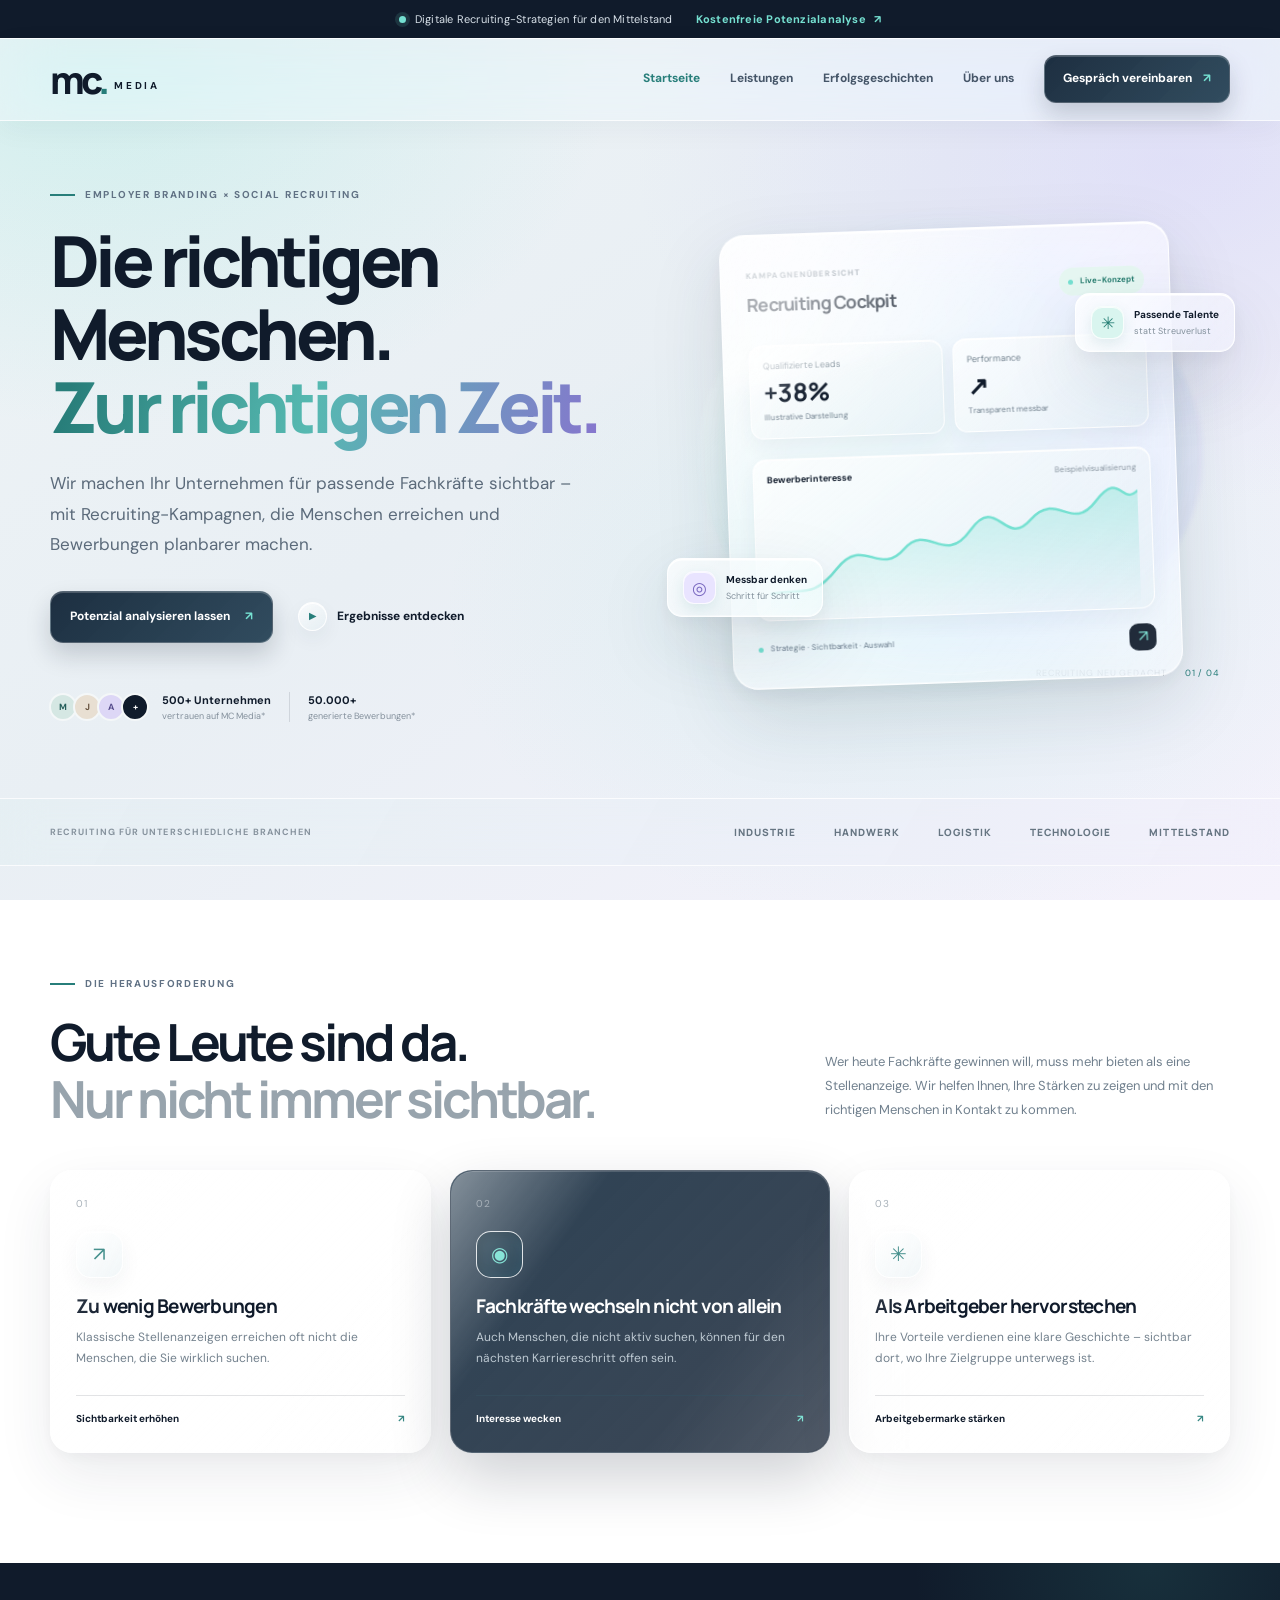
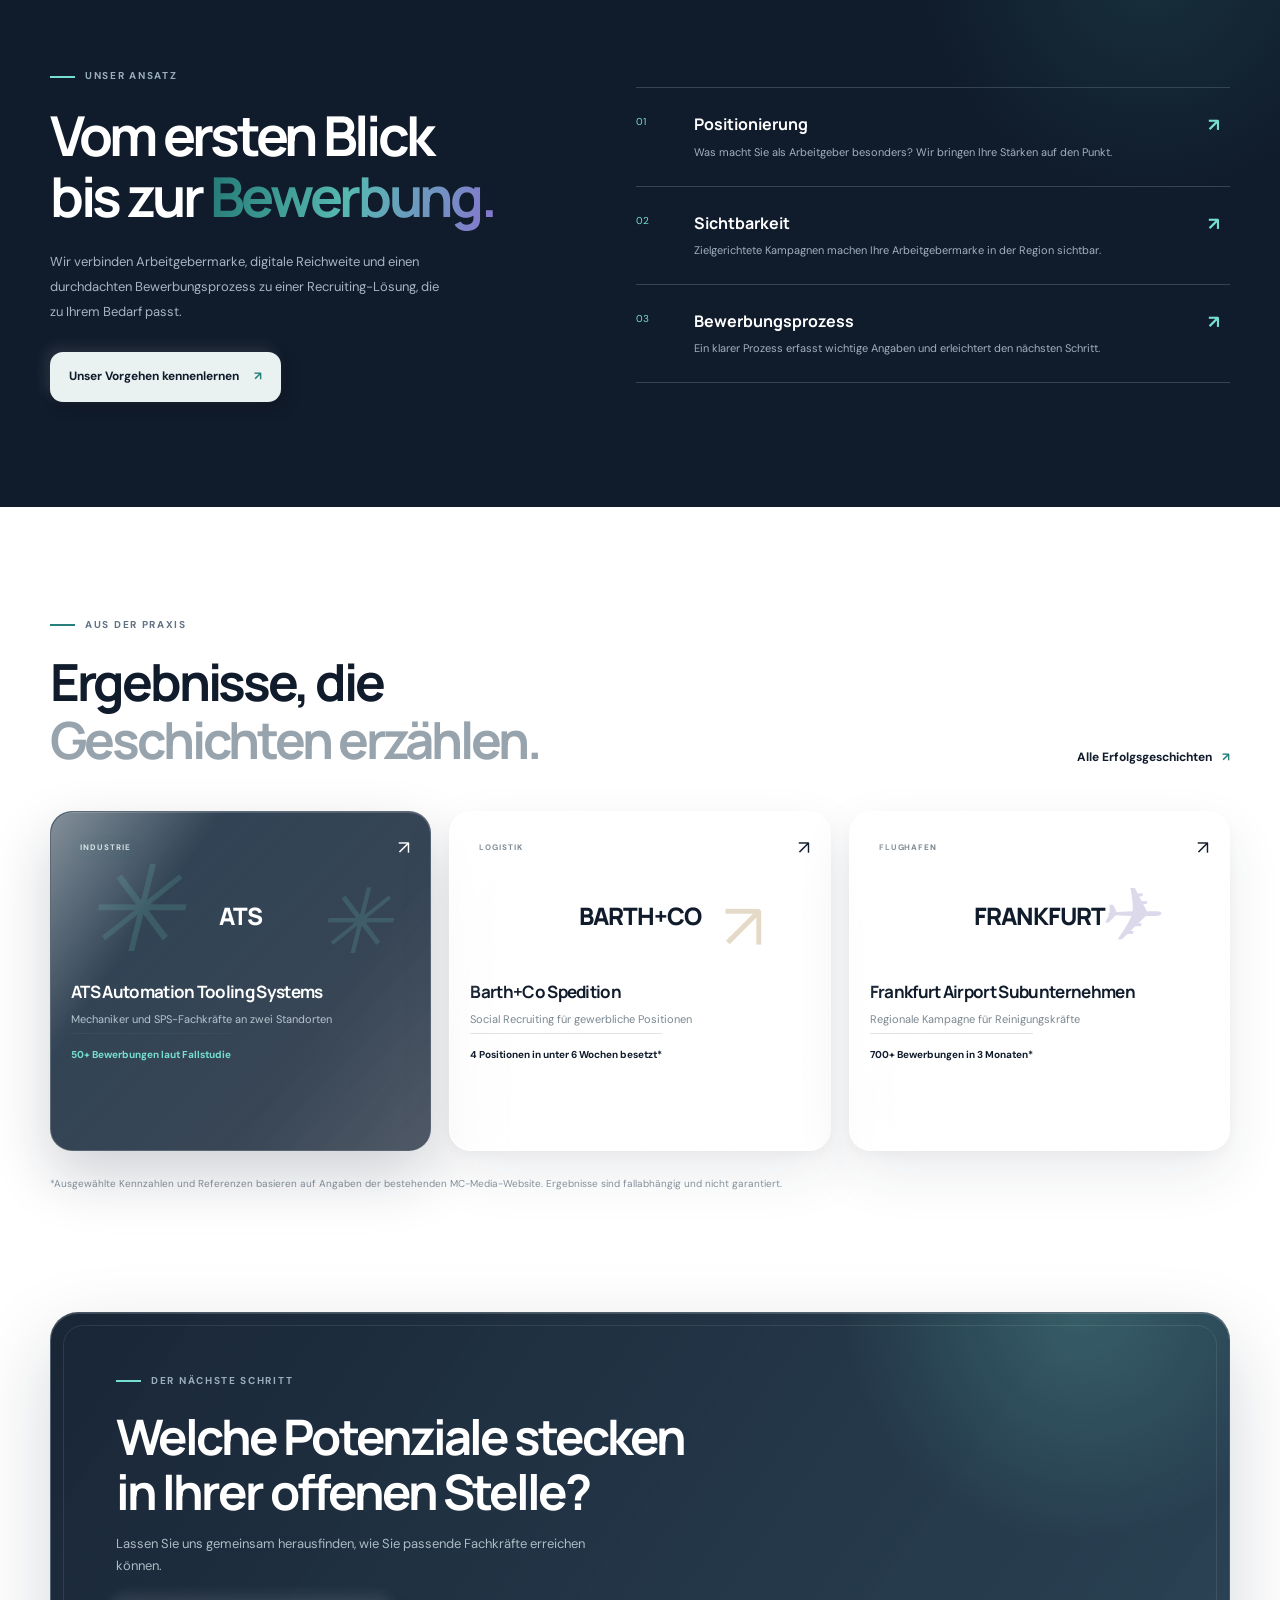
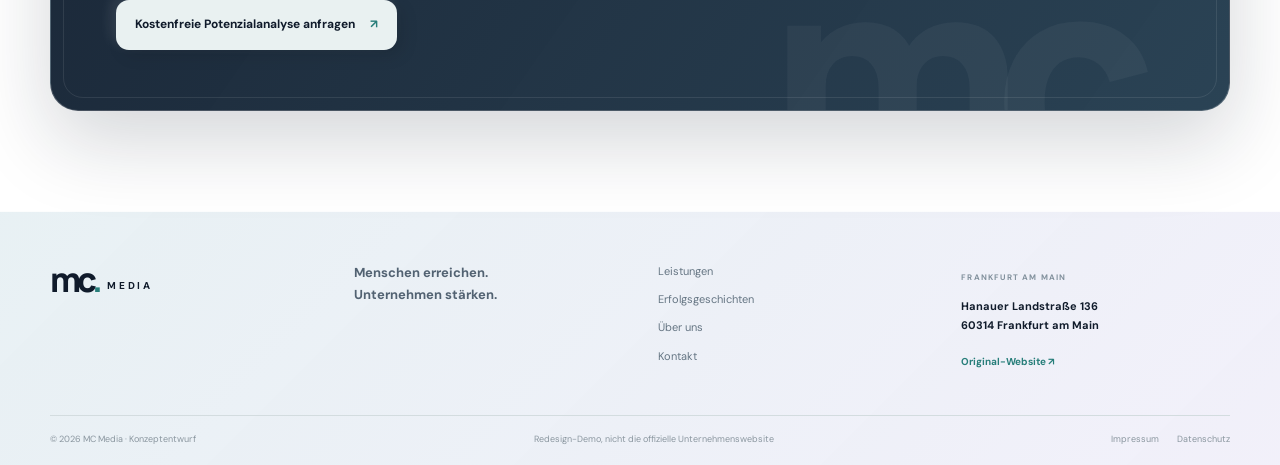
<file: index.html>
<!doctype html>
<html lang="de">
<head><meta charset="utf-8"><meta name="viewport" content="width=device-width,initial-scale=1"><meta name="theme-color" content="#101b2b"><meta name="description" content="MC Media – Employer Branding und digitales Recruiting. Gewinnen Sie passende Mitarbeiter mit einer planbaren Recruiting-Strategie."><title>MC Media — Recruiting, das Menschen erreicht</title><link rel="preconnect" href="https://fonts.googleapis.com"><link href="https://fonts.googleapis.com/css2?family=DM+Sans:wght@400;500;600;700&family=Manrope:wght@400;500;600;700;800&display=swap" rel="stylesheet"><link rel="stylesheet" href="styles.css"></head>
<body>
<div class="announcement"><span class="live-dot"></span> Digitale Recruiting-Strategien für den Mittelstand <a href="kontakt.html">Kostenfreie Potenzialanalyse <span>↗</span></a></div>
<header class="nav-wrap"><nav class="nav container"><a class="brand" href="index.html" aria-label="MC Media Startseite"><span class="brand-mark">mc<span>.</span></span><span class="brand-word">MEDIA</span></a><button class="menu-toggle" aria-label="Menü öffnen" aria-expanded="false"><i></i><i></i></button><div class="nav-links"><a class="active" href="index.html">Startseite</a><a href="leistungen.html">Leistungen</a><a href="erfolge.html">Erfolgsgeschichten</a><a href="ueber-uns.html">Über uns</a><a class="nav-cta" href="kontakt.html">Gespräch vereinbaren <span>↗</span></a></div></nav></header>
<main>
<section class="hero container"><div class="hero-copy"><div class="eyebrow"><span class="eyebrow-line"></span> EMPLOYER BRANDING × SOCIAL RECRUITING</div><h1>Die richtigen Menschen.<br><span class="gradient-text">Zur richtigen Zeit.</span></h1><p class="hero-lead">Wir machen Ihr Unternehmen für passende Fachkräfte sichtbar – mit Recruiting-Kampagnen, die Menschen erreichen und Bewerbungen planbarer machen.</p><div class="hero-actions"><a class="button button-primary" href="kontakt.html">Potenzial analysieren lassen <span>↗</span></a><a class="text-link" href="erfolge.html"><span class="play">▶</span> Ergebnisse entdecken</a></div><div class="trust-row"><div class="avatar-stack"><span>M</span><span>J</span><span>A</span><span>+</span></div><div><strong>500+ Unternehmen</strong><small>vertrauen auf MC Media*</small></div><div class="trust-divider"></div><div><strong>50.000+</strong><small>generierte Bewerbungen*</small></div></div></div>
<div class="hero-visual"><div class="visual-orbit orbit-one"></div><div class="visual-orbit orbit-two"></div><div class="glass-panel dashboard"><div class="dash-top"><div><span class="mini-label">KAMPAGNENÜBERSICHT</span><h3>Recruiting Cockpit</h3></div><span class="status-pill"><i></i> Live-Konzept</span></div><div class="dash-metrics"><div class="metric-card"><span>Qualifizierte Leads</span><strong>+38%</strong><small>Illustrative Darstellung</small></div><div class="metric-card"><span>Performance</span><strong>↗</strong><small>Transparent messbar</small></div></div><div class="chart-area"><div class="chart-head"><span>Bewerberinteresse</span><span>Beispielvisualisierung</span></div><svg viewBox="0 0 440 150" role="img" aria-label="Dekorative Beispielkurve"><defs><linearGradient id="area" x1="0" x2="0" y1="0" y2="1"><stop offset="0" stop-color="#75e0d1" stop-opacity=".38"/><stop offset="1" stop-color="#75e0d1" stop-opacity="0"/></linearGradient></defs><path d="M0 120 C35 112 48 130 80 92 S130 104 160 72 S207 95 240 52 S280 76 312 42 S360 60 390 23 S420 30 440 12 L440 150 L0 150Z" fill="url(#area)"/><path d="M0 120 C35 112 48 130 80 92 S130 104 160 72 S207 95 240 52 S280 76 312 42 S360 60 390 23 S420 30 440 12" fill="none" stroke="#75e0d1" stroke-width="3" stroke-linecap="round"/></svg></div><div class="dash-bottom"><span class="signal"><i></i> Strategie · Sichtbarkeit · Auswahl</span><span class="dash-arrow">↗</span></div></div><div class="float-chip chip-top"><span class="chip-icon">✳</span><span><b>Passende Talente</b><small>statt Streuverlust</small></span></div><div class="float-chip chip-bottom"><span class="chip-icon chip-purple">◎</span><span><b>Messbar denken</b><small>Schritt für Schritt</small></span></div><div class="hero-caption">Recruiting neu gedacht <span>01 / 04</span></div></div></section>
<section class="logo-strip"><div class="container logo-inner"><span class="muted-label">RECRUITING FÜR UNTERSCHIEDLICHE BRANCHEN</span><div class="industry-list"><span>INDUSTRIE</span><span>HANDWERK</span><span>LOGISTIK</span><span>TECHNOLOGIE</span><span>MITTELSTAND</span></div></div></section>
<section class="section container"><div class="section-heading"><div><div class="eyebrow"><span class="eyebrow-line"></span> DIE HERAUSFORDERUNG</div><h2>Gute Leute sind da.<br><span class="muted-heading">Nur nicht immer sichtbar.</span></h2></div><p>Wer heute Fachkräfte gewinnen will, muss mehr bieten als eine Stellenanzeige. Wir helfen Ihnen, Ihre Stärken zu zeigen und mit den richtigen Menschen in Kontakt zu kommen.</p></div><div class="problem-grid"><article class="problem-card"><span class="card-number">01</span><div class="problem-icon">↗</div><h3>Zu wenig Bewerbungen</h3><p>Klassische Stellenanzeigen erreichen oft nicht die Menschen, die Sie wirklich suchen.</p><span class="card-foot">Sichtbarkeit erhöhen <b>↗</b></span></article><article class="problem-card featured"><span class="card-number">02</span><div class="problem-icon">◉</div><h3>Fachkräfte wechseln nicht von allein</h3><p>Auch Menschen, die nicht aktiv suchen, können für den nächsten Karriereschritt offen sein.</p><span class="card-foot">Interesse wecken <b>↗</b></span></article><article class="problem-card"><span class="card-number">03</span><div class="problem-icon">✳</div><h3>Als Arbeitgeber hervorstechen</h3><p>Ihre Vorteile verdienen eine klare Geschichte – sichtbar dort, wo Ihre Zielgruppe unterwegs ist.</p><span class="card-foot">Arbeitgebermarke stärken <b>↗</b></span></article></div></section>
<section class="dark-section"><div class="container split-section"><div><div class="eyebrow light"><span class="eyebrow-line"></span> UNSER ANSATZ</div><h2>Vom ersten Blick<br>bis zur <span class="gradient-text">Bewerbung.</span></h2><p>Wir verbinden Arbeitgebermarke, digitale Reichweite und einen durchdachten Bewerbungsprozess zu einer Recruiting-Lösung, die zu Ihrem Bedarf passt.</p><a class="button button-light" href="leistungen.html">Unser Vorgehen kennenlernen <span>↗</span></a></div><div class="process-list"><div class="process-item"><span>01</span><div><h3>Positionierung</h3><p>Was macht Sie als Arbeitgeber besonders? Wir bringen Ihre Stärken auf den Punkt.</p></div><b>↗</b></div><div class="process-item"><span>02</span><div><h3>Sichtbarkeit</h3><p>Zielgerichtete Kampagnen machen Ihre Arbeitgebermarke in der Region sichtbar.</p></div><b>↗</b></div><div class="process-item"><span>03</span><div><h3>Bewerbungsprozess</h3><p>Ein klarer Prozess erfasst wichtige Angaben und erleichtert den nächsten Schritt.</p></div><b>↗</b></div></div></div></section>
<section class="section container"><div class="section-heading"><div><div class="eyebrow"><span class="eyebrow-line"></span> AUS DER PRAXIS</div><h2>Ergebnisse, die<br><span class="muted-heading">Geschichten erzählen.</span></h2></div><a class="text-link" href="erfolge.html">Alle Erfolgsgeschichten <span>↗</span></a></div><div class="case-grid"><a class="case-card case-dark" href="erfolge.html"><div class="case-top"><span class="case-tag">INDUSTRIE</span><span class="case-arrow">↗</span></div><div class="case-art art-gears"><span>ATS</span><i>✳</i><i>✳</i></div><div><h3>ATS Automation Tooling Systems</h3><p>Mechaniker und SPS-Fachkräfte an zwei Standorten</p><span class="case-result">50+ Bewerbungen laut Fallstudie</span></div></a><a class="case-card case-sand" href="erfolge.html"><div class="case-top"><span class="case-tag">LOGISTIK</span><span class="case-arrow">↗</span></div><div class="case-art art-route"><span>BARTH+CO</span><i>↗</i></div><div><h3>Barth+Co Spedition</h3><p>Social Recruiting für gewerbliche Positionen</p><span class="case-result">4 Positionen in unter 6 Wochen besetzt*</span></div></a><a class="case-card case-lilac" href="erfolge.html"><div class="case-top"><span class="case-tag">FLUGHAFEN</span><span class="case-arrow">↗</span></div><div class="case-art art-waves"><span>FRANKFURT</span><i>✈</i></div><div><h3>Frankfurt Airport Subunternehmen</h3><p>Regionale Kampagne für Reinigungskräfte</p><span class="case-result">700+ Bewerbungen in 3 Monaten*</span></div></a></div><p class="footnote">*Ausgewählte Kennzahlen und Referenzen basieren auf Angaben der bestehenden MC-Media-Website. Ergebnisse sind fallabhängig und nicht garantiert.</p></section>
<section class="cta-band container"><div class="cta-glow"></div><div class="cta-content"><div class="eyebrow light"><span class="eyebrow-line"></span> DER NÄCHSTE SCHRITT</div><h2>Welche Potenziale stecken<br>in Ihrer offenen Stelle?</h2><p>Lassen Sie uns gemeinsam herausfinden, wie Sie passende Fachkräfte erreichen können.</p><a class="button button-light" href="kontakt.html">Kostenfreie Potenzialanalyse anfragen <span>↗</span></a></div><div class="cta-decoration">mc<span>.</span></div></section>
</main><footer class="footer"><div class="container footer-main"><a class="brand brand-footer" href="index.html"><span class="brand-mark">mc<span>.</span></span><span class="brand-word">MEDIA</span></a><p>Menschen erreichen.<br>Unternehmen stärken.</p><div class="footer-links"><a href="leistungen.html">Leistungen</a><a href="erfolge.html">Erfolgsgeschichten</a><a href="ueber-uns.html">Über uns</a><a href="kontakt.html">Kontakt</a></div><div class="footer-contact"><span>FRANKFURT AM MAIN</span><b>Hanauer Landstraße 136<br>60314 Frankfurt am Main</b><a href="https://www.mc-media.de/">Original-Website ↗</a></div></div><div class="container footer-bottom"><span>© 2026 MC Media · Konzeptentwurf</span><span>Redesign-Demo, nicht die offizielle Unternehmenswebsite</span><div><a href="https://www.mc-media.de/impressum">Impressum</a><a href="https://www.mc-media.de/datenschutz">Datenschutz</a></div></div></footer><script src="app.js"></script></body></html>
</file>
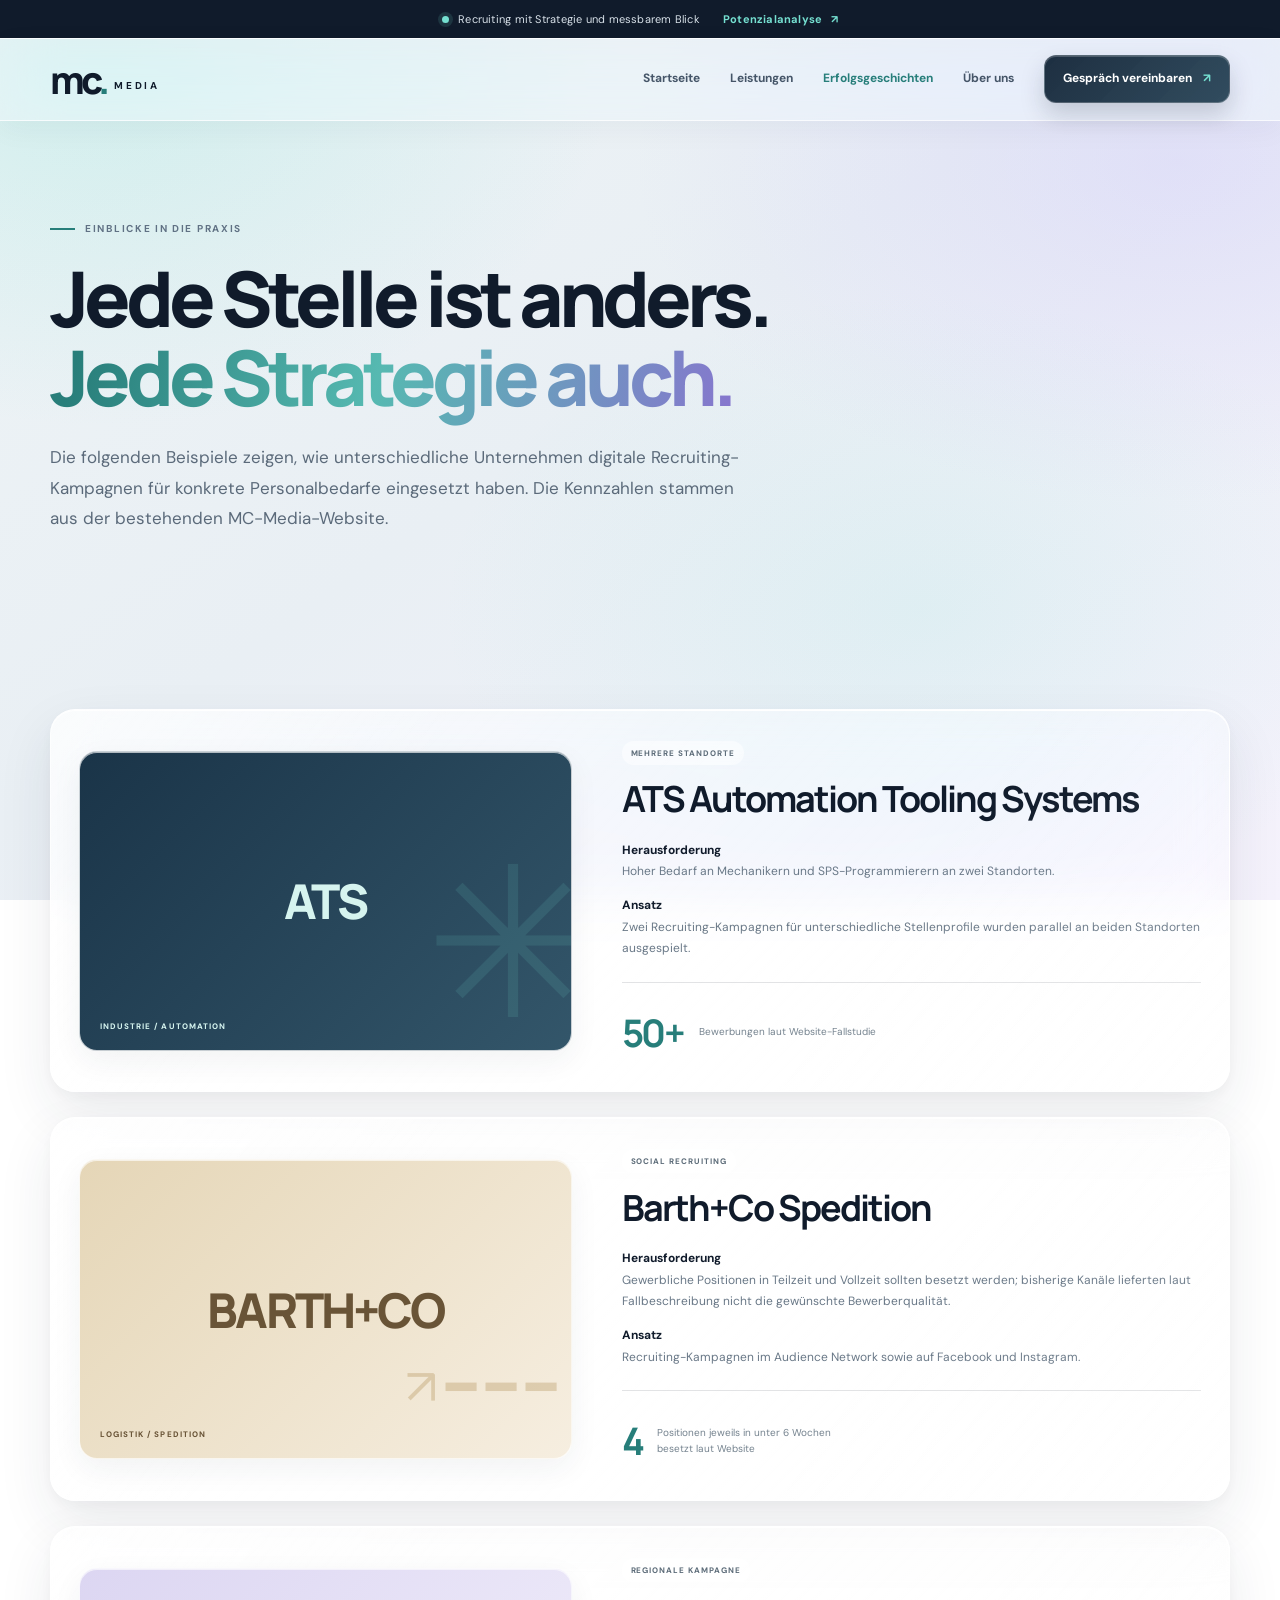
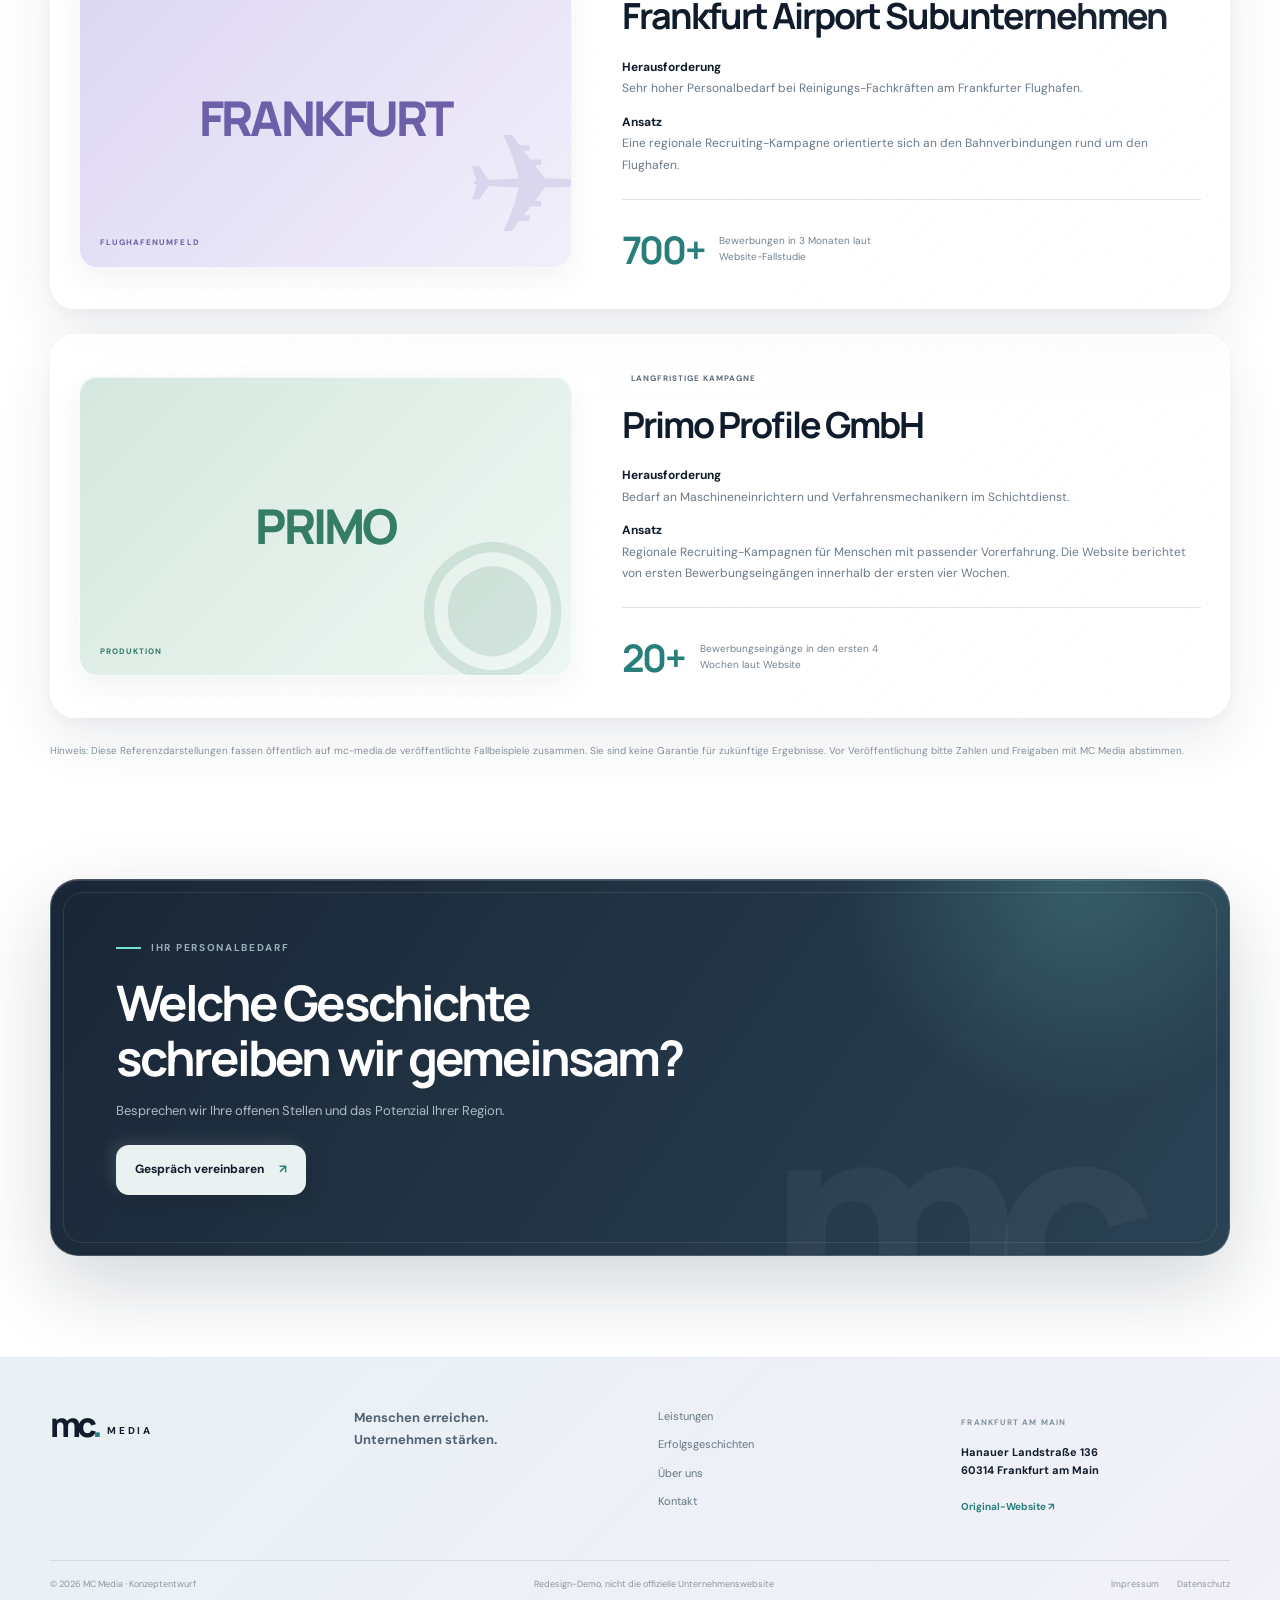
<file: erfolge.html>
<!doctype html><html lang="de"><head><meta charset="utf-8"><meta name="viewport" content="width=device-width,initial-scale=1"><meta name="theme-color" content="#101b2b"><title>Erfolgsgeschichten — MC Media</title><link href="https://fonts.googleapis.com/css2?family=DM+Sans:wght@400;500;600;700&family=Manrope:wght@400;500;600;700;800&display=swap" rel="stylesheet"><link rel="stylesheet" href="styles.css"></head><body><div class="announcement"><span class="live-dot"></span> Recruiting mit Strategie und messbarem Blick <a href="kontakt.html">Potenzialanalyse <span>↗</span></a></div><header class="nav-wrap"><nav class="nav container"><a class="brand" href="index.html"><span class="brand-mark">mc<span>.</span></span><span class="brand-word">MEDIA</span></a><button class="menu-toggle" aria-label="Menü öffnen" aria-expanded="false"><i></i><i></i></button><div class="nav-links"><a href="index.html">Startseite</a><a href="leistungen.html">Leistungen</a><a class="active" href="erfolge.html">Erfolgsgeschichten</a><a href="ueber-uns.html">Über uns</a><a class="nav-cta" href="kontakt.html">Gespräch vereinbaren <span>↗</span></a></div></nav></header><main><section class="page-hero container"><div class="eyebrow"><span class="eyebrow-line"></span> EINBLICKE IN DIE PRAXIS</div><h1>Jede Stelle ist anders.<br><span class="gradient-text">Jede Strategie auch.</span></h1><p class="hero-lead">Die folgenden Beispiele zeigen, wie unterschiedliche Unternehmen digitale Recruiting-Kampagnen für konkrete Personalbedarfe eingesetzt haben. Die Kennzahlen stammen aus der bestehenden MC-Media-Website.</p></section><section class="section container"><div class="case-study-list"><article class="case-study"><div class="case-study-art case-art-blue"><span>ATS</span><div class="gear-shape">✳</div><small>INDUSTRIE / AUTOMATION</small></div><div class="case-study-copy"><span class="case-tag">MEHRERE STANDORTE</span><h2>ATS Automation Tooling Systems</h2><p><b>Herausforderung</b><br>Hoher Bedarf an Mechanikern und SPS-Programmierern an zwei Standorten.</p><p><b>Ansatz</b><br>Zwei Recruiting-Kampagnen für unterschiedliche Stellenprofile wurden parallel an beiden Standorten ausgespielt.</p><div class="case-number"><strong>50+</strong><span>Bewerbungen laut Website-Fallstudie</span></div></div></article><article class="case-study"><div class="case-study-art case-art-sand"><span>BARTH+CO</span><div class="route-line">↗ ━ ━ ━</div><small>LOGISTIK / SPEDITION</small></div><div class="case-study-copy"><span class="case-tag">SOCIAL RECRUITING</span><h2>Barth+Co Spedition</h2><p><b>Herausforderung</b><br>Gewerbliche Positionen in Teilzeit und Vollzeit sollten besetzt werden; bisherige Kanäle lieferten laut Fallbeschreibung nicht die gewünschte Bewerberqualität.</p><p><b>Ansatz</b><br>Recruiting-Kampagnen im Audience Network sowie auf Facebook und Instagram.</p><div class="case-number"><strong>4</strong><span>Positionen jeweils in unter 6 Wochen besetzt laut Website</span></div></div></article><article class="case-study"><div class="case-study-art case-art-lilac"><span>FRANKFURT</span><div class="plane-shape">✈</div><small>FLUGHAFENUMFELD</small></div><div class="case-study-copy"><span class="case-tag">REGIONALE KAMPAGNE</span><h2>Frankfurt Airport Subunternehmen</h2><p><b>Herausforderung</b><br>Sehr hoher Personalbedarf bei Reinigungs-Fachkräften am Frankfurter Flughafen.</p><p><b>Ansatz</b><br>Eine regionale Recruiting-Kampagne orientierte sich an den Bahnverbindungen rund um den Flughafen.</p><div class="case-number"><strong>700+</strong><span>Bewerbungen in 3 Monaten laut Website-Fallstudie</span></div></div></article><article class="case-study"><div class="case-study-art case-art-green"><span>PRIMO</span><div class="abstract-person">◉</div><small>PRODUKTION</small></div><div class="case-study-copy"><span class="case-tag">LANGFRISTIGE KAMPAGNE</span><h2>Primo Profile GmbH</h2><p><b>Herausforderung</b><br>Bedarf an Maschineneinrichtern und Verfahrensmechanikern im Schichtdienst.</p><p><b>Ansatz</b><br>Regionale Recruiting-Kampagnen für Menschen mit passender Vorerfahrung. Die Website berichtet von ersten Bewerbungseingängen innerhalb der ersten vier Wochen.</p><div class="case-number"><strong>20+</strong><span>Bewerbungseingänge in den ersten 4 Wochen laut Website</span></div></div></article></div><p class="footnote">Hinweis: Diese Referenzdarstellungen fassen öffentlich auf mc-media.de veröffentlichte Fallbeispiele zusammen. Sie sind keine Garantie für zukünftige Ergebnisse. Vor Veröffentlichung bitte Zahlen und Freigaben mit MC Media abstimmen.</p></section><section class="cta-band container"><div class="cta-glow"></div><div class="cta-content"><div class="eyebrow light"><span class="eyebrow-line"></span> IHR PERSONALBEDARF</div><h2>Welche Geschichte<br>schreiben wir gemeinsam?</h2><p>Besprechen wir Ihre offenen Stellen und das Potenzial Ihrer Region.</p><a class="button button-light" href="kontakt.html">Gespräch vereinbaren <span>↗</span></a></div><div class="cta-decoration">mc<span>.</span></div></section></main><footer class="footer"><div class="container footer-main"><a class="brand brand-footer" href="index.html"><span class="brand-mark">mc<span>.</span></span><span class="brand-word">MEDIA</span></a><p>Menschen erreichen.<br>Unternehmen stärken.</p><div class="footer-links"><a href="leistungen.html">Leistungen</a><a href="erfolge.html">Erfolgsgeschichten</a><a href="ueber-uns.html">Über uns</a><a href="kontakt.html">Kontakt</a></div><div class="footer-contact"><span>FRANKFURT AM MAIN</span><b>Hanauer Landstraße 136<br>60314 Frankfurt am Main</b><a href="https://www.mc-media.de/">Original-Website ↗</a></div></div><div class="container footer-bottom"><span>© 2026 MC Media · Konzeptentwurf</span><span>Redesign-Demo, nicht die offizielle Unternehmenswebsite</span><div><a href="https://www.mc-media.de/impressum">Impressum</a><a href="https://www.mc-media.de/datenschutz">Datenschutz</a></div></div></footer><script src="app.js"></script></body></html>
</file>
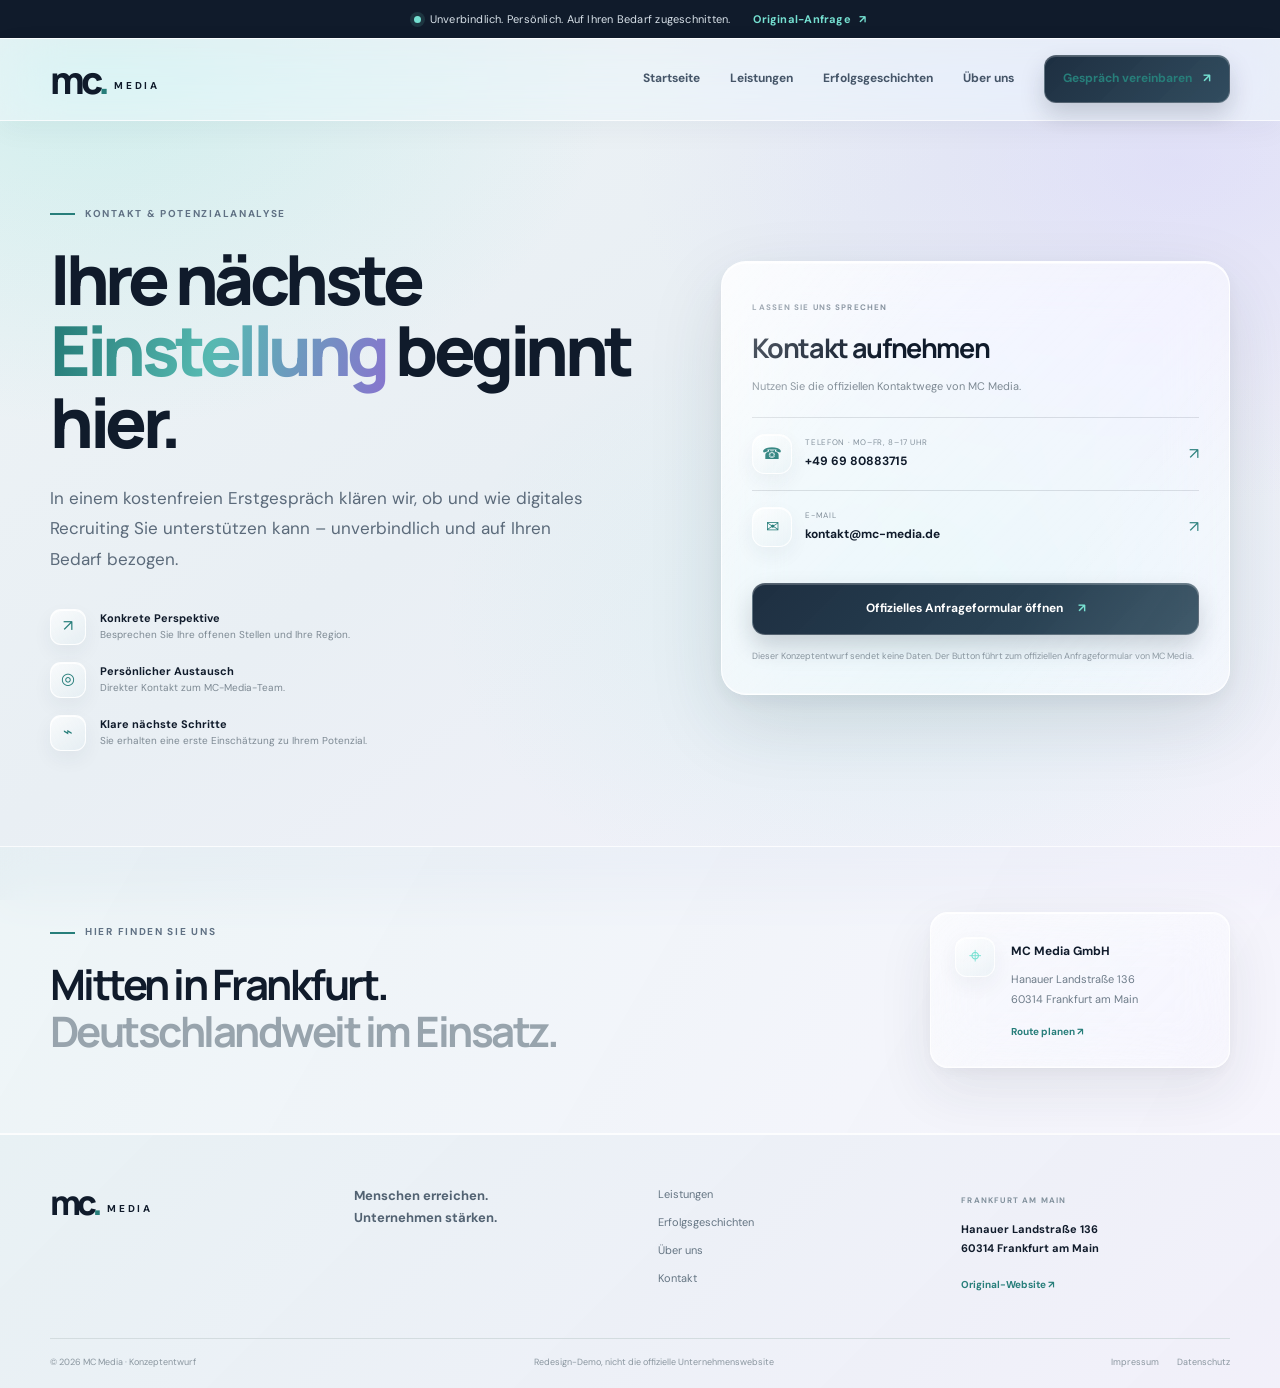
<file: kontakt.html>
<!doctype html><html lang="de"><head><meta charset="utf-8"><meta name="viewport" content="width=device-width,initial-scale=1"><meta name="theme-color" content="#101b2b"><meta name="description" content="Kontaktieren Sie MC Media für eine kostenfreie Recruiting-Potenzialanalyse."><title>Kontakt — MC Media</title><link href="https://fonts.googleapis.com/css2?family=DM+Sans:wght@400;500;600;700&family=Manrope:wght@400;500;600;700;800&display=swap" rel="stylesheet"><link rel="stylesheet" href="styles.css"></head><body><div class="announcement"><span class="live-dot"></span> Unverbindlich. Persönlich. Auf Ihren Bedarf zugeschnitten. <a href="https://www.mc-media.de/anfrage">Original-Anfrage <span>↗</span></a></div><header class="nav-wrap"><nav class="nav container"><a class="brand" href="index.html"><span class="brand-mark">mc<span>.</span></span><span class="brand-word">MEDIA</span></a><button class="menu-toggle" aria-label="Menü öffnen" aria-expanded="false"><i></i><i></i></button><div class="nav-links"><a href="index.html">Startseite</a><a href="leistungen.html">Leistungen</a><a href="erfolge.html">Erfolgsgeschichten</a><a href="ueber-uns.html">Über uns</a><a class="nav-cta active" href="kontakt.html">Gespräch vereinbaren <span>↗</span></a></div></nav></header><main><section class="contact-hero container"><div class="contact-intro"><div class="eyebrow"><span class="eyebrow-line"></span> KONTAKT & POTENZIALANALYSE</div><h1>Ihre nächste<br><span class="gradient-text">Einstellung</span> beginnt hier.</h1><p class="hero-lead">In einem kostenfreien Erstgespräch klären wir, ob und wie digitales Recruiting Sie unterstützen kann – unverbindlich und auf Ihren Bedarf bezogen.</p><div class="contact-points"><div><span>↗</span><div><b>Konkrete Perspektive</b><small>Besprechen Sie Ihre offenen Stellen und Ihre Region.</small></div></div><div><span>◎</span><div><b>Persönlicher Austausch</b><small>Direkter Kontakt zum MC-Media-Team.</small></div></div><div><span>⌁</span><div><b>Klare nächste Schritte</b><small>Sie erhalten eine erste Einschätzung zu Ihrem Potenzial.</small></div></div></div></div><div class="contact-card glass-panel"><div class="form-top"><span class="mini-label">LASSEN SIE UNS SPRECHEN</span><h2>Kontakt aufnehmen</h2><p>Nutzen Sie die offiziellen Kontaktwege von MC Media.</p></div><a class="contact-option" href="tel:+496980883715"><span class="contact-option-icon">☎</span><span><small>TELEFON · MO–FR, 8–17 UHR</small><b>+49 69 80883715</b></span><i>↗</i></a><a class="contact-option" href="mailto:kontakt@mc-media.de"><span class="contact-option-icon">✉</span><span><small>E-MAIL</small><b>kontakt@mc-media.de</b></span><i>↗</i></a><a class="button button-primary button-full" href="https://www.mc-media.de/anfrage">Offizielles Anfrageformular öffnen <span>↗</span></a><p class="form-note">Dieser Konzeptentwurf sendet keine Daten. Der Button führt zum offiziellen Anfrageformular von MC Media.</p></div></section><section class="contact-location"><div class="container location-inner"><div><div class="eyebrow"><span class="eyebrow-line"></span> HIER FINDEN SIE UNS</div><h2>Mitten in Frankfurt.<br><span class="muted-heading">Deutschlandweit im Einsatz.</span></h2></div><div class="location-card"><span class="location-pin">⌖</span><div><b>MC Media GmbH</b><p>Hanauer Landstraße 136<br>60314 Frankfurt am Main</p><a href="https://maps.google.com/?q=MC+Media+Hanauer+Landstraße+136+Frankfurt" target="_blank" rel="noreferrer">Route planen ↗</a></div></div></div></section></main><footer class="footer"><div class="container footer-main"><a class="brand brand-footer" href="index.html"><span class="brand-mark">mc<span>.</span></span><span class="brand-word">MEDIA</span></a><p>Menschen erreichen.<br>Unternehmen stärken.</p><div class="footer-links"><a href="leistungen.html">Leistungen</a><a href="erfolge.html">Erfolgsgeschichten</a><a href="ueber-uns.html">Über uns</a><a href="kontakt.html">Kontakt</a></div><div class="footer-contact"><span>FRANKFURT AM MAIN</span><b>Hanauer Landstraße 136<br>60314 Frankfurt am Main</b><a href="https://www.mc-media.de/">Original-Website ↗</a></div></div><div class="container footer-bottom"><span>© 2026 MC Media · Konzeptentwurf</span><span>Redesign-Demo, nicht die offizielle Unternehmenswebsite</span><div><a href="https://www.mc-media.de/impressum">Impressum</a><a href="https://www.mc-media.de/datenschutz">Datenschutz</a></div></div></footer><script src="app.js"></script></body></html>
</file>
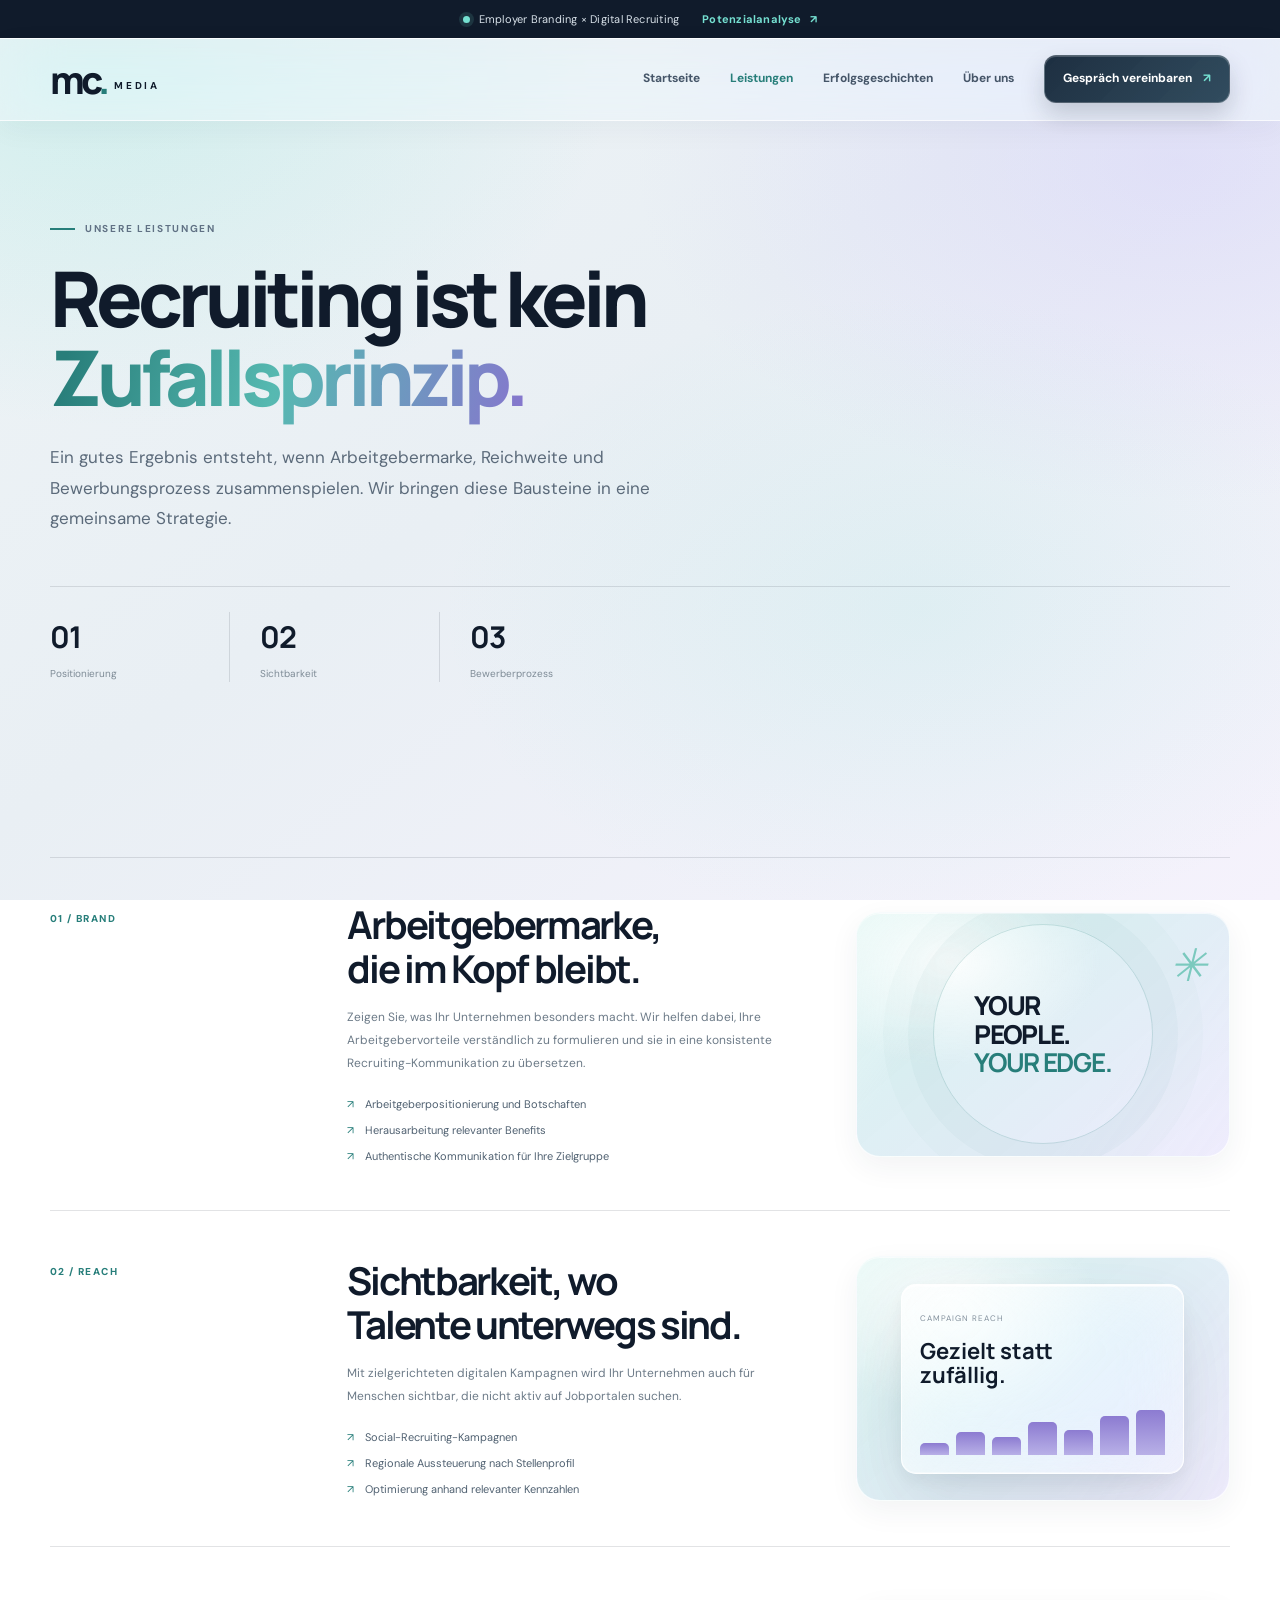
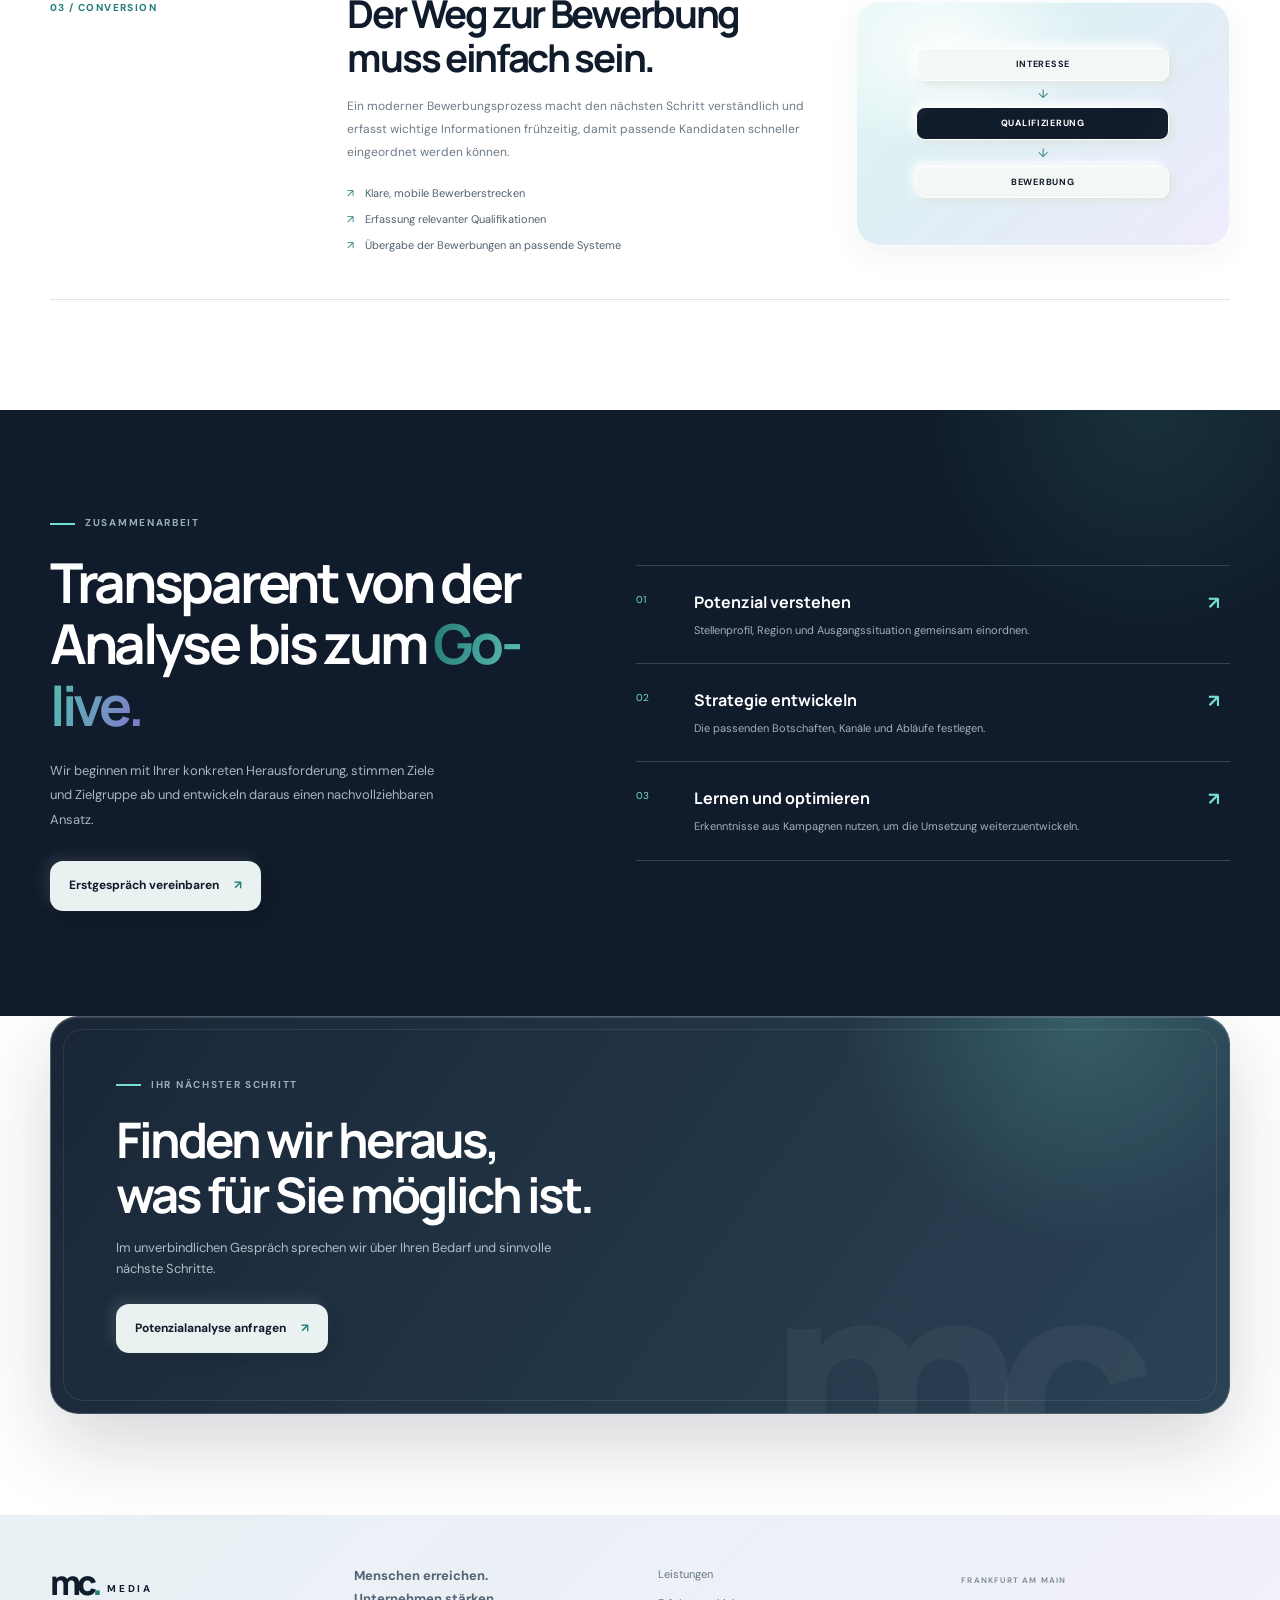
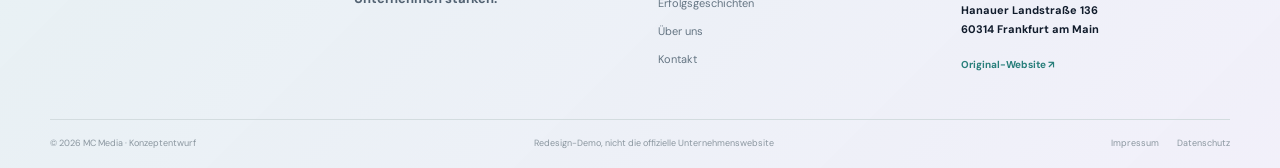
<file: leistungen.html>
<!doctype html><html lang="de"><head><meta charset="utf-8"><meta name="viewport" content="width=device-width,initial-scale=1"><meta name="theme-color" content="#101b2b"><title>Leistungen — MC Media</title><link href="https://fonts.googleapis.com/css2?family=DM+Sans:wght@400;500;600;700&family=Manrope:wght@400;500;600;700;800&display=swap" rel="stylesheet"><link rel="stylesheet" href="styles.css"></head><body><div class="announcement"><span class="live-dot"></span> Employer Branding × Digital Recruiting <a href="kontakt.html">Potenzialanalyse <span>↗</span></a></div><header class="nav-wrap"><nav class="nav container"><a class="brand" href="index.html"><span class="brand-mark">mc<span>.</span></span><span class="brand-word">MEDIA</span></a><button class="menu-toggle" aria-label="Menü öffnen" aria-expanded="false"><i></i><i></i></button><div class="nav-links"><a href="index.html">Startseite</a><a class="active" href="leistungen.html">Leistungen</a><a href="erfolge.html">Erfolgsgeschichten</a><a href="ueber-uns.html">Über uns</a><a class="nav-cta" href="kontakt.html">Gespräch vereinbaren <span>↗</span></a></div></nav></header><main><section class="page-hero container"><div class="eyebrow"><span class="eyebrow-line"></span> UNSERE LEISTUNGEN</div><h1>Recruiting ist kein<br><span class="gradient-text">Zufallsprinzip.</span></h1><p class="hero-lead">Ein gutes Ergebnis entsteht, wenn Arbeitgebermarke, Reichweite und Bewerbungsprozess zusammenspielen. Wir bringen diese Bausteine in eine gemeinsame Strategie.</p><div class="page-hero-stats"><div><strong>01</strong><span>Positionierung</span></div><div><strong>02</strong><span>Sichtbarkeit</span></div><div><strong>03</strong><span>Bewerberprozess</span></div></div></section><section class="section container"><div class="service-row"><div class="service-index">01 / BRAND</div><div class="service-copy"><h2>Arbeitgebermarke,<br>die im Kopf bleibt.</h2><p>Zeigen Sie, was Ihr Unternehmen besonders macht. Wir helfen dabei, Ihre Arbeitgebervorteile verständlich zu formulieren und sie in eine konsistente Recruiting-Kommunikation zu übersetzen.</p><ul><li>Arbeitgeberpositionierung und Botschaften</li><li>Herausarbeitung relevanter Benefits</li><li>Authentische Kommunikation für Ihre Zielgruppe</li></ul></div><div class="service-visual visual-brand"><div class="brand-orbit"></div><span>YOUR<br>PEOPLE.<br><b>YOUR EDGE.</b></span><i>✳</i></div></div><div class="service-row"><div class="service-index">02 / REACH</div><div class="service-copy"><h2>Sichtbarkeit, wo<br>Talente unterwegs sind.</h2><p>Mit zielgerichteten digitalen Kampagnen wird Ihr Unternehmen auch für Menschen sichtbar, die nicht aktiv auf Jobportalen suchen.</p><ul><li>Social-Recruiting-Kampagnen</li><li>Regionale Aussteuerung nach Stellenprofil</li><li>Optimierung anhand relevanter Kennzahlen</li></ul></div><div class="service-visual visual-reach"><div class="reach-card"><span>CAMPAIGN REACH</span><b>Gezielt statt<br>zufällig.</b><div class="reach-bars"><i></i><i></i><i></i><i></i><i></i><i></i><i></i></div></div></div></div><div class="service-row"><div class="service-index">03 / CONVERSION</div><div class="service-copy"><h2>Der Weg zur Bewerbung<br>muss einfach sein.</h2><p>Ein moderner Bewerbungsprozess macht den nächsten Schritt verständlich und erfasst wichtige Informationen frühzeitig, damit passende Kandidaten schneller eingeordnet werden können.</p><ul><li>Klare, mobile Bewerberstrecken</li><li>Erfassung relevanter Qualifikationen</li><li>Übergabe der Bewerbungen an passende Systeme</li></ul></div><div class="service-visual visual-convert"><div class="flow-node">INTERESSE</div><span class="flow-line">↓</span><div class="flow-node flow-active">QUALIFIZIERUNG</div><span class="flow-line">↓</span><div class="flow-node">BEWERBUNG</div></div></div></section><section class="dark-section"><div class="container split-section"><div><div class="eyebrow light"><span class="eyebrow-line"></span> ZUSAMMENARBEIT</div><h2>Transparent von der<br>Analyse bis zum <span class="gradient-text">Go-live.</span></h2><p>Wir beginnen mit Ihrer konkreten Herausforderung, stimmen Ziele und Zielgruppe ab und entwickeln daraus einen nachvollziehbaren Ansatz.</p><a class="button button-light" href="kontakt.html">Erstgespräch vereinbaren <span>↗</span></a></div><div class="process-list"><div class="process-item"><span>01</span><div><h3>Potenzial verstehen</h3><p>Stellenprofil, Region und Ausgangssituation gemeinsam einordnen.</p></div><b>↗</b></div><div class="process-item"><span>02</span><div><h3>Strategie entwickeln</h3><p>Die passenden Botschaften, Kanäle und Abläufe festlegen.</p></div><b>↗</b></div><div class="process-item"><span>03</span><div><h3>Lernen und optimieren</h3><p>Erkenntnisse aus Kampagnen nutzen, um die Umsetzung weiterzuentwickeln.</p></div><b>↗</b></div></div></div></section><section class="cta-band container"><div class="cta-glow"></div><div class="cta-content"><div class="eyebrow light"><span class="eyebrow-line"></span> IHR NÄCHSTER SCHRITT</div><h2>Finden wir heraus,<br>was für Sie möglich ist.</h2><p>Im unverbindlichen Gespräch sprechen wir über Ihren Bedarf und sinnvolle nächste Schritte.</p><a class="button button-light" href="kontakt.html">Potenzialanalyse anfragen <span>↗</span></a></div><div class="cta-decoration">mc<span>.</span></div></section></main><footer class="footer"><div class="container footer-main"><a class="brand brand-footer" href="index.html"><span class="brand-mark">mc<span>.</span></span><span class="brand-word">MEDIA</span></a><p>Menschen erreichen.<br>Unternehmen stärken.</p><div class="footer-links"><a href="leistungen.html">Leistungen</a><a href="erfolge.html">Erfolgsgeschichten</a><a href="ueber-uns.html">Über uns</a><a href="kontakt.html">Kontakt</a></div><div class="footer-contact"><span>FRANKFURT AM MAIN</span><b>Hanauer Landstraße 136<br>60314 Frankfurt am Main</b><a href="https://www.mc-media.de/">Original-Website ↗</a></div></div><div class="container footer-bottom"><span>© 2026 MC Media · Konzeptentwurf</span><span>Redesign-Demo, nicht die offizielle Unternehmenswebsite</span><div><a href="https://www.mc-media.de/impressum">Impressum</a><a href="https://www.mc-media.de/datenschutz">Datenschutz</a></div></div></footer><script src="app.js"></script></body></html>
</file>
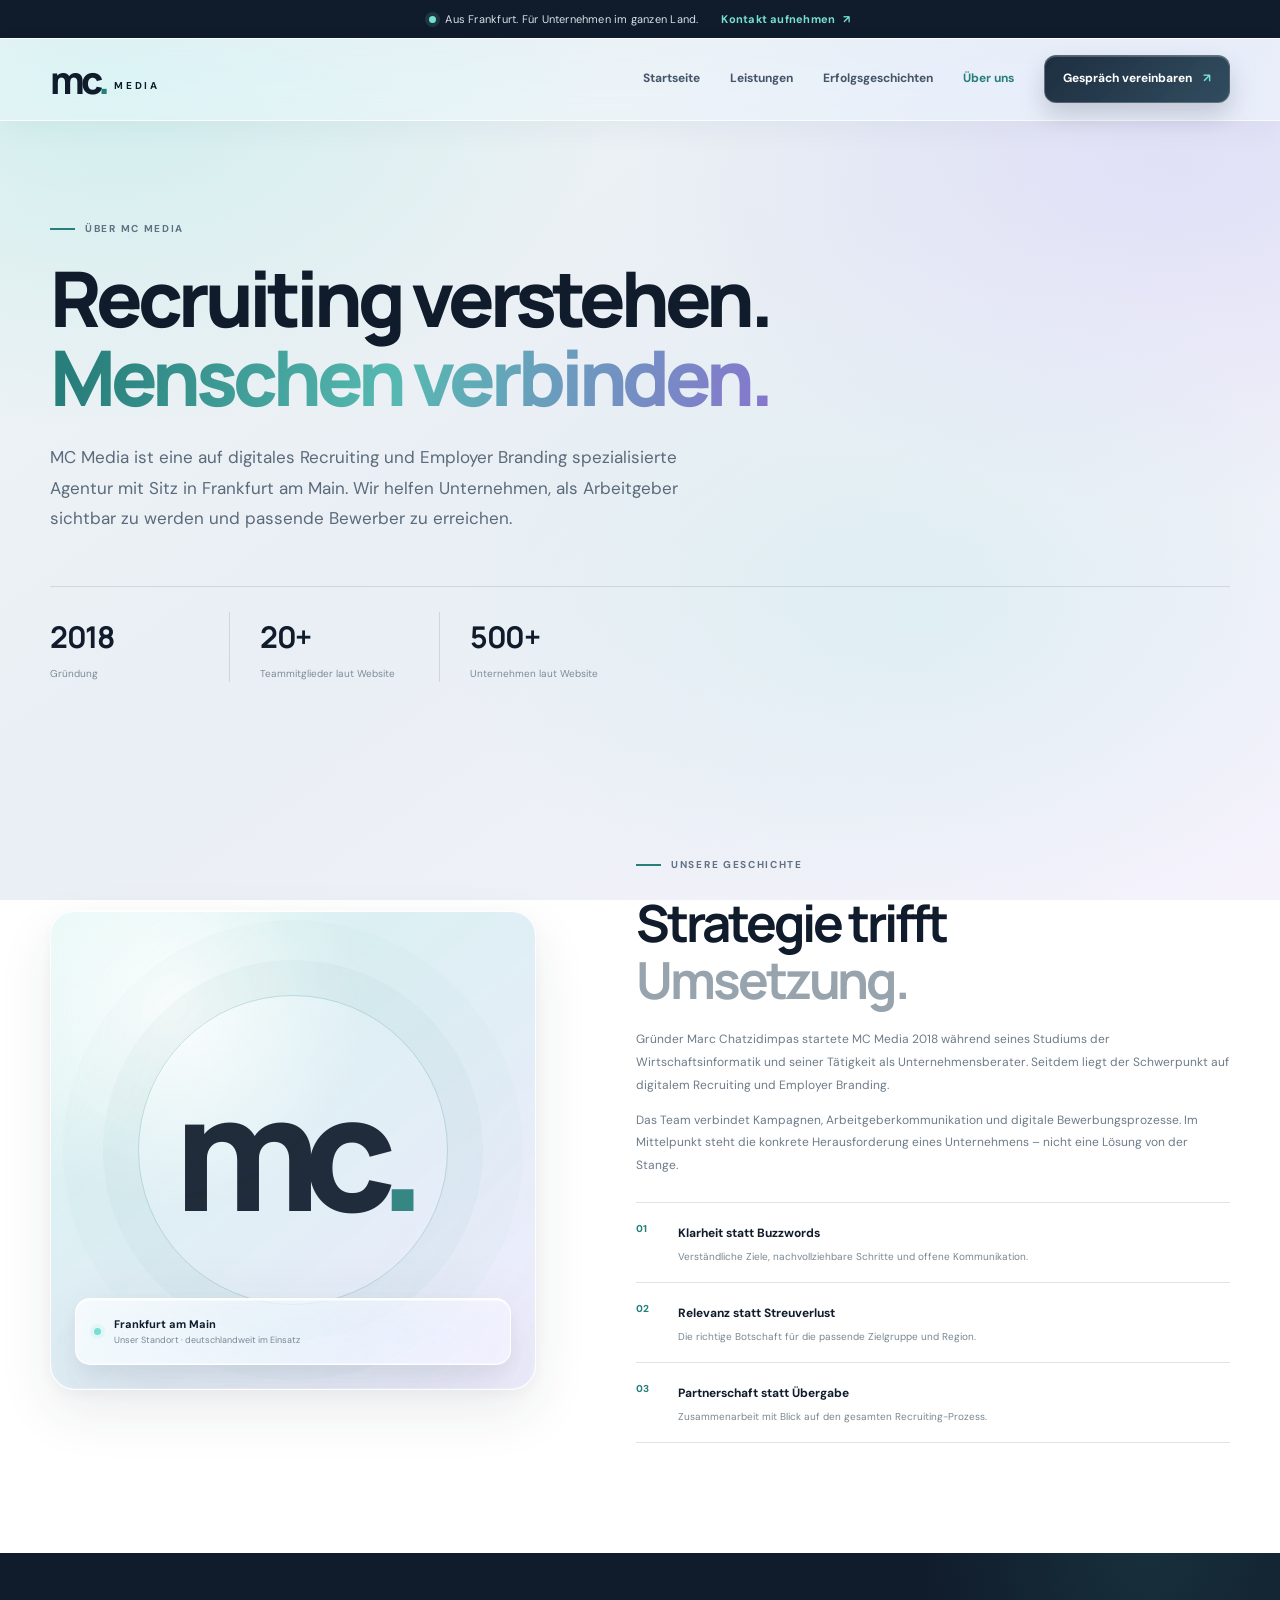
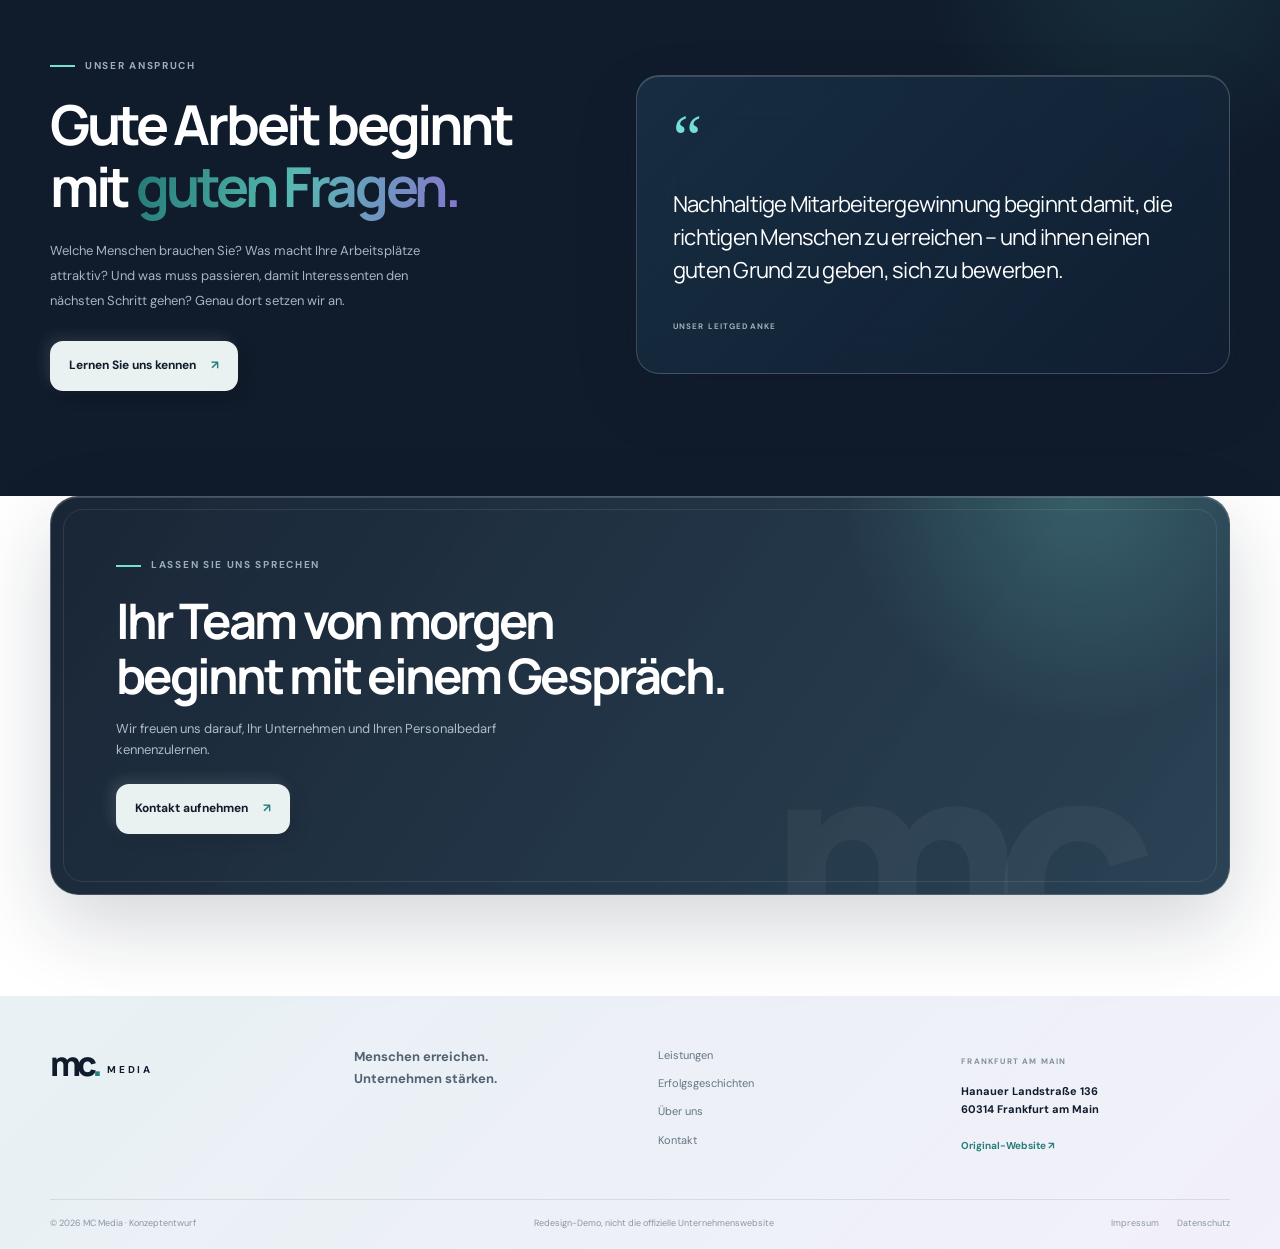
<file: ueber-uns.html>
<!doctype html><html lang="de"><head><meta charset="utf-8"><meta name="viewport" content="width=device-width,initial-scale=1"><meta name="theme-color" content="#101b2b"><title>Über uns — MC Media</title><link href="https://fonts.googleapis.com/css2?family=DM+Sans:wght@400;500;600;700&family=Manrope:wght@400;500;600;700;800&display=swap" rel="stylesheet"><link rel="stylesheet" href="styles.css"></head><body><div class="announcement"><span class="live-dot"></span> Aus Frankfurt. Für Unternehmen im ganzen Land. <a href="kontakt.html">Kontakt aufnehmen <span>↗</span></a></div><header class="nav-wrap"><nav class="nav container"><a class="brand" href="index.html"><span class="brand-mark">mc<span>.</span></span><span class="brand-word">MEDIA</span></a><button class="menu-toggle" aria-label="Menü öffnen" aria-expanded="false"><i></i><i></i></button><div class="nav-links"><a href="index.html">Startseite</a><a href="leistungen.html">Leistungen</a><a href="erfolge.html">Erfolgsgeschichten</a><a class="active" href="ueber-uns.html">Über uns</a><a class="nav-cta" href="kontakt.html">Gespräch vereinbaren <span>↗</span></a></div></nav></header><main><section class="page-hero container"><div class="eyebrow"><span class="eyebrow-line"></span> ÜBER MC MEDIA</div><h1>Recruiting verstehen.<br><span class="gradient-text">Menschen verbinden.</span></h1><p class="hero-lead">MC Media ist eine auf digitales Recruiting und Employer Branding spezialisierte Agentur mit Sitz in Frankfurt am Main. Wir helfen Unternehmen, als Arbeitgeber sichtbar zu werden und passende Bewerber zu erreichen.</p><div class="page-hero-stats"><div><strong>2018</strong><span>Gründung</span></div><div><strong>20+</strong><span>Teammitglieder laut Website</span></div><div><strong>500+</strong><span>Unternehmen laut Website</span></div></div></section><section class="section container about-grid"><div class="about-art"><div class="about-orbit"></div><div class="about-monogram">mc<span>.</span></div><div class="about-note glass-panel"><span class="live-dot"></span><b>Frankfurt am Main</b><small>Unser Standort · deutschlandweit im Einsatz</small></div></div><div class="about-copy"><div class="eyebrow"><span class="eyebrow-line"></span> UNSERE GESCHICHTE</div><h2>Strategie trifft<br><span class="muted-heading">Umsetzung.</span></h2><p>Gründer Marc Chatzidimpas startete MC Media 2018 während seines Studiums der Wirtschaftsinformatik und seiner Tätigkeit als Unternehmensberater. Seitdem liegt der Schwerpunkt auf digitalem Recruiting und Employer Branding.</p><p>Das Team verbindet Kampagnen, Arbeitgeberkommunikation und digitale Bewerbungsprozesse. Im Mittelpunkt steht die konkrete Herausforderung eines Unternehmens – nicht eine Lösung von der Stange.</p><div class="values-list"><div><span>01</span><div><b>Klarheit statt Buzzwords</b><p>Verständliche Ziele, nachvollziehbare Schritte und offene Kommunikation.</p></div></div><div><span>02</span><div><b>Relevanz statt Streuverlust</b><p>Die richtige Botschaft für die passende Zielgruppe und Region.</p></div></div><div><span>03</span><div><b>Partnerschaft statt Übergabe</b><p>Zusammenarbeit mit Blick auf den gesamten Recruiting-Prozess.</p></div></div></div></div></section><section class="dark-section"><div class="container split-section"><div><div class="eyebrow light"><span class="eyebrow-line"></span> UNSER ANSPRUCH</div><h2>Gute Arbeit beginnt<br>mit <span class="gradient-text">guten Fragen.</span></h2><p>Welche Menschen brauchen Sie? Was macht Ihre Arbeitsplätze attraktiv? Und was muss passieren, damit Interessenten den nächsten Schritt gehen? Genau dort setzen wir an.</p><a class="button button-light" href="kontakt.html">Lernen Sie uns kennen <span>↗</span></a></div><div class="quote-card"><span class="quote-mark">“</span><blockquote>Nachhaltige Mitarbeitergewinnung beginnt damit, die richtigen Menschen zu erreichen – und ihnen einen guten Grund zu geben, sich zu bewerben.</blockquote><span class="quote-caption">UNSER LEITGEDANKE</span></div></div></section><section class="cta-band container"><div class="cta-glow"></div><div class="cta-content"><div class="eyebrow light"><span class="eyebrow-line"></span> LASSEN SIE UNS SPRECHEN</div><h2>Ihr Team von morgen<br>beginnt mit einem Gespräch.</h2><p>Wir freuen uns darauf, Ihr Unternehmen und Ihren Personalbedarf kennenzulernen.</p><a class="button button-light" href="kontakt.html">Kontakt aufnehmen <span>↗</span></a></div><div class="cta-decoration">mc<span>.</span></div></section></main><footer class="footer"><div class="container footer-main"><a class="brand brand-footer" href="index.html"><span class="brand-mark">mc<span>.</span></span><span class="brand-word">MEDIA</span></a><p>Menschen erreichen.<br>Unternehmen stärken.</p><div class="footer-links"><a href="leistungen.html">Leistungen</a><a href="erfolge.html">Erfolgsgeschichten</a><a href="ueber-uns.html">Über uns</a><a href="kontakt.html">Kontakt</a></div><div class="footer-contact"><span>FRANKFURT AM MAIN</span><b>Hanauer Landstraße 136<br>60314 Frankfurt am Main</b><a href="https://www.mc-media.de/">Original-Website ↗</a></div></div><div class="container footer-bottom"><span>© 2026 MC Media · Konzeptentwurf</span><span>Redesign-Demo, nicht die offizielle Unternehmenswebsite</span><div><a href="https://www.mc-media.de/impressum">Impressum</a><a href="https://www.mc-media.de/datenschutz">Datenschutz</a></div></div></footer><script src="app.js"></script></body></html>
</file>
<file: styles.css>
:root{--ink:#101b2b;--ink-2:#192a3d;--paper:#f4f7f8;--white:#fff;--muted:#647384;--teal:#75e0d1;--teal-dark:#277e7a;--purple:#b9a8ff;--line:rgba(16,27,43,.12);--shadow:12px 12px 28px rgba(17,35,51,.08),-10px -10px 24px rgba(255,255,255,.92);--radius:24px}*{box-sizing:border-box}html{scroll-behavior:smooth;scroll-padding-top:100px}body{margin:0;background:var(--paper);color:var(--ink);font-family:"DM Sans",sans-serif;font-size:16px;line-height:1.65;-webkit-font-smoothing:antialiased}a{color:inherit;text-decoration:none}button{font:inherit}.container{width:min(1180px,calc(100% - 64px));margin-inline:auto}.announcement{height:38px;background:var(--ink);color:#d8e1e9;display:flex;align-items:center;justify-content:center;gap:9px;font-size:11px;letter-spacing:.02em}.announcement a{margin-left:14px;color:var(--teal);font-weight:700}.announcement a span{padding-left:5px}.live-dot,.status-pill i,.signal i{display:inline-block;width:7px;height:7px;border-radius:50%;background:var(--teal);box-shadow:0 0 0 4px rgba(117,224,209,.13)}.nav-wrap{position:sticky;top:0;z-index:50;background:rgba(244,247,248,.83);backdrop-filter:blur(20px);border-bottom:1px solid rgba(16,27,43,.07)}.nav{height:82px;display:flex;align-items:center;justify-content:space-between}.brand{display:inline-flex;align-items:center;gap:8px;line-height:1}.brand-mark{font-family:Manrope,sans-serif;font-weight:800;font-size:38px;letter-spacing:-4px}.brand-mark span,.cta-decoration span,.about-monogram span{color:var(--teal-dark)}.brand-word{font-size:10px;letter-spacing:.28em;font-weight:700;margin-top:14px}.nav-links{display:flex;align-items:center;gap:30px;font-size:12px;font-weight:700;color:#455568}.nav-links>a:not(.nav-cta){transition:color .2s}.nav-links>a:hover,.nav-links .active{color:var(--teal-dark)}.nav-cta{background:var(--ink);color:#fff;padding:13px 18px;border-radius:12px;box-shadow:5px 5px 12px #dce2e5,-4px -4px 10px #fff;transition:transform .2s,background .2s}.nav-cta:hover{transform:translateY(-2px);background:#20374d}.nav-cta span{color:var(--teal);padding-left:8px}.menu-toggle{display:none}.hero{display:grid;grid-template-columns:1.02fr .98fr;gap:40px;align-items:center;min-height:650px;padding-top:66px;padding-bottom:74px}.eyebrow{display:flex;align-items:center;gap:10px;font-size:10px;letter-spacing:.17em;font-weight:700;color:#607184;margin-bottom:20px}.eyebrow-line{width:25px;height:2px;background:var(--teal-dark);display:inline-block}.hero h1,.page-hero h1,.contact-intro h1{font-family:Manrope,sans-serif;font-weight:800;font-size:clamp(46px,5.5vw,76px);line-height:1.04;letter-spacing:-.065em;margin:0 0 25px}.gradient-text{background:linear-gradient(105deg,#287e7a 5%,#56b9b1 48%,#8775ce 100%);-webkit-background-clip:text;background-clip:text;color:transparent}.hero-lead{font-size:17px;line-height:1.8;color:#5b6a7a;max-width:540px;margin:0}.hero-actions{display:flex;align-items:center;gap:25px;margin-top:31px;flex-wrap:wrap}.button{display:inline-flex;align-items:center;justify-content:center;gap:15px;border-radius:13px;padding:15px 19px;font-size:12px;font-weight:700;transition:transform .22s,box-shadow .22s}.button:hover{transform:translateY(-3px)}.button-primary{background:var(--ink);color:#fff;box-shadow:7px 7px 16px rgba(16,27,43,.15),-5px -5px 14px #fff}.button-primary span{color:var(--teal)}.button-light{background:#e9f1f1;color:var(--ink);box-shadow:6px 6px 16px rgba(0,0,0,.12),-5px -5px 13px rgba(255,255,255,.1)}.button-light span{color:var(--teal-dark)}.text-link{font-size:12px;font-weight:700;display:inline-flex;align-items:center;gap:10px}.text-link>span:last-child{color:var(--teal-dark)}.play{display:grid;place-items:center;width:29px;height:29px;border-radius:50%;font-size:9px;background:#e6eeef;box-shadow:inset 3px 3px 6px #d3dcdf,inset -3px -3px 6px #fff;color:var(--teal-dark)}.trust-row{display:flex;align-items:center;gap:13px;margin-top:48px}.avatar-stack{display:flex;padding-left:3px}.avatar-stack span{width:28px;height:28px;border-radius:50%;border:2px solid var(--paper);margin-left:-4px;display:grid;place-items:center;background:#d5e7e3;color:#245e5a;font-size:9px;font-weight:700}.avatar-stack span:nth-child(2){background:#e8dfd2;color:#66523e}.avatar-stack span:nth-child(3){background:#ddd7f6;color:#574d8d}.avatar-stack span:nth-child(4){background:var(--ink);color:white}.trust-row strong,.trust-row small{display:block}.trust-row strong{font-size:11px}.trust-row small{font-size:9px;color:#84909c}.trust-divider{height:30px;width:1px;background:var(--line);margin:0 5px}.hero-visual{min-height:460px;position:relative;display:flex;align-items:center;justify-content:center;isolation:isolate}.visual-orbit{position:absolute;border:1px solid rgba(39,126,122,.15);border-radius:50%;z-index:-1}.orbit-one{width:440px;height:440px}.orbit-two{width:350px;height:350px;border-style:dashed;animation:rotate 70s linear infinite}.dashboard{width:min(100%,450px);position:relative;z-index:2;border-radius:25px;padding:25px;background:rgba(255,255,255,.62);border:1px solid rgba(255,255,255,.9);box-shadow:0 25px 70px rgba(19,42,55,.13),inset 0 1px rgba(255,255,255,.9);backdrop-filter:blur(22px);transform:rotate(-2deg)}.dash-top{display:flex;justify-content:space-between;align-items:center;gap:12px}.mini-label{font-size:8px;letter-spacing:.14em;font-weight:700;color:#7c8997}.dash-top h3{font-family:Manrope,sans-serif;margin:4px 0;font-size:18px;letter-spacing:-.04em}.status-pill{white-space:nowrap;display:flex;align-items:center;gap:7px;background:#e6f7f2;color:#287e70;border-radius:30px;padding:7px 9px;font-size:8px;font-weight:700}.status-pill i{width:5px;height:5px;box-shadow:none}.dash-metrics{display:grid;grid-template-columns:1fr 1fr;gap:10px;margin-top:21px}.metric-card{border-radius:13px;padding:13px;background:rgba(245,249,249,.88);box-shadow:inset 3px 3px 7px rgba(27,54,65,.045),inset -3px -3px 7px #fff}.metric-card span,.metric-card small{display:block;font-size:9px;color:#6f7f8c}.metric-card strong{font-family:Manrope,sans-serif;font-size:25px;display:block;line-height:1.5}.metric-card small{font-size:8px}.chart-area{margin-top:20px;border:1px solid rgba(16,27,43,.07);border-radius:14px;padding:13px 13px 0;background:rgba(255,255,255,.45)}.chart-head{display:flex;justify-content:space-between;font-size:9px;font-weight:700}.chart-head span:last-child{font-size:8px;font-weight:400;color:#84909c}.chart-area svg{display:block;width:100%;margin-top:6px}.dash-bottom{display:flex;justify-content:space-between;align-items:center;margin-top:15px}.signal{display:flex;align-items:center;gap:7px;font-size:8px;color:#667889}.signal i{width:5px;height:5px;box-shadow:none}.dash-arrow{width:27px;height:27px;display:grid;place-items:center;border-radius:9px;background:var(--ink);color:var(--teal)}.float-chip{position:absolute;z-index:3;display:flex;align-items:center;gap:10px;padding:12px 15px;border-radius:15px;background:rgba(255,255,255,.82);border:1px solid #fff;box-shadow:8px 12px 25px rgba(18,39,51,.12);backdrop-filter:blur(18px);animation:float 6s ease-in-out infinite}.chip-top{right:-5px;top:68px}.chip-bottom{left:-4px;bottom:68px;animation-delay:-3s}.chip-icon{width:33px;height:33px;display:grid;place-items:center;background:#d9f5ef;border-radius:11px;color:#267f75;font-size:17px}.chip-purple{background:#e9e4ff;color:#7867bf}.float-chip b,.float-chip small{display:block}.float-chip b{font-size:10px}.float-chip small{font-size:9px;color:#82909b}.hero-caption{position:absolute;bottom:5px;right:10px;font-size:9px;letter-spacing:.1em;text-transform:uppercase;color:#86929d}.hero-caption span{margin-left:15px;color:var(--teal-dark)}.logo-strip{background:#e9eeef;border-top:1px solid #fff;border-bottom:1px solid #dce3e4;padding:25px 0}.logo-inner{display:flex;align-items:center;justify-content:space-between;gap:25px}.muted-label{font-size:9px;letter-spacing:.12em;font-weight:700;color:#87939e}.industry-list{display:flex;gap:clamp(15px,3vw,38px);flex-wrap:wrap;justify-content:flex-end;color:#667582;font-family:Manrope,sans-serif;font-size:10px;letter-spacing:.1em;font-weight:800}.section{padding-top:110px;padding-bottom:110px}.section-heading{display:flex;align-items:flex-end;justify-content:space-between;gap:50px;margin-bottom:43px}.section-heading h2,.split-section h2,.about-copy h2,.location-inner h2{font-family:Manrope,sans-serif;font-size:clamp(35px,4vw,52px);line-height:1.12;letter-spacing:-.06em;margin:0}.muted-heading{color:#98a4ad}.section-heading>p{max-width:405px;color:#71808e;font-size:13px;line-height:1.85;margin:0 0 5px}.problem-grid{display:grid;grid-template-columns:repeat(3,1fr);gap:19px}.problem-card{min-height:280px;padding:25px;border-radius:22px;background:linear-gradient(145deg,#f8fafb,#eaf0f1);box-shadow:var(--shadow);border:1px solid rgba(255,255,255,.9);position:relative;display:flex;flex-direction:column;align-items:flex-start;transition:transform .25s,box-shadow .25s}.problem-card:hover{transform:translateY(-5px);box-shadow:15px 17px 35px rgba(17,35,51,.11),-8px -8px 22px #fff}.problem-card.featured{background:linear-gradient(145deg,#183146,#101b2b);color:white;border-color:#2a4254;box-shadow:10px 12px 26px rgba(16,27,43,.18),inset 1px 1px rgba(255,255,255,.06)}.card-number{font-size:10px;color:#87949f;letter-spacing:.1em}.problem-icon{display:grid;place-items:center;width:47px;height:47px;border-radius:15px;background:#e8f0f0;box-shadow:inset 4px 4px 9px #dbe3e5,inset -4px -4px 9px #fff;color:var(--teal-dark);font-size:20px;margin-top:18px}.featured .problem-icon{background:#243f51;box-shadow:inset 4px 4px 8px #1b3343,inset -3px -3px 7px #2c4b5e;color:var(--teal)}.problem-card h3{font-family:Manrope,sans-serif;font-size:19px;line-height:1.25;letter-spacing:-.04em;margin:17px 0 8px}.problem-card p{font-size:12px;line-height:1.8;color:#74828e;margin:0 0 25px}.problem-card.featured p{color:#bdc9d2}.card-foot{margin-top:auto;padding-top:15px;border-top:1px solid var(--line);width:100%;display:flex;justify-content:space-between;font-size:10px;font-weight:700}.featured .card-foot{border-color:#344b5b}.card-foot b{color:var(--teal-dark)}.featured .card-foot b{color:var(--teal)}.dark-section{background:var(--ink);color:white;padding:105px 0;position:relative;overflow:hidden}.dark-section:before{content:"";position:absolute;width:500px;height:500px;border-radius:50%;background:radial-gradient(circle,rgba(70,176,163,.14),transparent 67%);top:-250px;right:-120px;pointer-events:none}.split-section{display:grid;grid-template-columns:.9fr 1.1fr;gap:100px;align-items:center;position:relative}.eyebrow.light{color:#9baebb}.eyebrow.light .eyebrow-line{background:var(--teal)}.split-section h2{font-size:clamp(38px,4.3vw,57px)}.split-section>div:first-child>p{color:#a6b5c0;font-size:13px;line-height:1.9;max-width:400px;margin:22px 0 28px}.process-list{border-top:1px solid #344452}.process-item{display:grid;grid-template-columns:42px 1fr 22px;gap:16px;align-items:start;padding:23px 0;border-bottom:1px solid #344452}.process-item>span{font-size:10px;color:var(--teal);padding-top:3px}.process-item h3{font-family:Manrope,sans-serif;font-size:16px;margin:0 0 5px}.process-item p{font-size:11px;color:#a2b1bc;margin:0;line-height:1.8}.process-item>b{color:var(--teal);font-size:18px}.case-grid{display:grid;grid-template-columns:repeat(3,1fr);gap:18px}.case-card{padding:20px;border-radius:22px;min-height:340px;display:flex;flex-direction:column;box-shadow:7px 9px 22px rgba(17,35,51,.08),-5px -5px 16px #fff;border:1px solid rgba(255,255,255,.8);transition:transform .25s}.case-card:hover{transform:translateY(-5px)}.case-dark{background:#192e40;color:#fff}.case-sand{background:#eee7d9}.case-lilac{background:#e8e4f6}.case-top{display:flex;justify-content:space-between;align-items:center}.case-tag{font-size:8px;font-weight:800;letter-spacing:.12em;padding:7px 9px;border-radius:20px;background:rgba(255,255,255,.5);color:#5e6d7a}.case-dark .case-tag{background:#2b4253;color:#c6d8df}.case-arrow{font-size:19px}.case-art{height:105px;display:flex;align-items:center;justify-content:center;position:relative;overflow:hidden}.case-art>span{font-family:Manrope,sans-serif;font-weight:800;letter-spacing:-.04em;font-size:24px;z-index:1}.art-gears i{position:absolute;font-size:90px;color:#75e0d1;opacity:.15}.art-gears i:first-of-type{right:20px;top:-15px}.art-gears i:last-of-type{left:10px;bottom:-40px;font-size:120px}.art-route i{position:absolute;right:45px;top:10px;font-size:65px;color:#a88446;opacity:.3}.art-waves i{position:absolute;right:50px;font-size:75px;color:#776ab2;opacity:.25}.case-card h3{font-family:Manrope,sans-serif;font-size:17px;line-height:1.3;letter-spacing:-.04em;margin:12px 0 7px}.case-card p{font-size:11px;color:#7a8790;margin:0 0 12px}.case-dark p{color:#b8c5ce}.case-result{margin-top:auto;padding-top:14px;border-top:1px solid rgba(16,27,43,.12);font-size:10px;font-weight:700}.case-dark .case-result{border-color:#3a4c59;color:var(--teal)}.footnote{font-size:10px;color:#88949e;line-height:1.7;margin-top:24px}.cta-band{position:relative;overflow:hidden;border-radius:28px;background:var(--ink);color:#fff;margin-top:0;margin-bottom:100px;padding:60px 65px;isolation:isolate}.cta-glow{position:absolute;z-index:-1;width:500px;height:500px;right:-100px;top:-260px;border-radius:50%;background:radial-gradient(circle,rgba(117,224,209,.22),transparent 67%)}.cta-content{position:relative;z-index:2;max-width:650px}.cta-content h2{font-family:Manrope,sans-serif;font-size:clamp(34px,4vw,49px);line-height:1.12;letter-spacing:-.06em;margin:0 0 14px}.cta-content p{color:#aebbc5;font-size:13px;max-width:470px;margin:0 0 24px}.cta-decoration{position:absolute;right:45px;bottom:-100px;font-family:Manrope,sans-serif;font-size:280px;font-weight:800;letter-spacing:-.1em;color:rgba(255,255,255,.045);line-height:1}.footer{background:#e8edef;border-top:1px solid #dce3e4;padding:50px 0 18px}.footer-main{display:grid;grid-template-columns:1fr 1fr 1fr 1fr;gap:35px;align-items:start;padding-bottom:42px}.brand-footer .brand-mark{font-size:34px}.footer-main>p{font-size:13px;font-weight:700;line-height:1.7;margin:0;color:#526272}.footer-links{display:grid;gap:10px;font-size:11px;color:#657583}.footer-links a:hover,.footer-bottom a:hover{color:var(--teal-dark)}.footer-contact>span{font-size:8px;letter-spacing:.15em;color:#81909c;font-weight:700}.footer-contact b{display:block;font-size:11px;line-height:1.7;margin:9px 0 12px}.footer-contact>a{font-size:10px;font-weight:700;color:var(--teal-dark)}.footer-bottom{display:flex;justify-content:space-between;gap:20px;align-items:center;border-top:1px solid #d3dcdf;padding-top:16px;color:#8a969f;font-size:9px}.footer-bottom div{display:flex;gap:18px}.page-hero{padding-top:100px;padding-bottom:65px;max-width:1180px}.page-hero h1{font-size:clamp(52px,6vw,78px);max-width:850px}.page-hero .hero-lead{max-width:690px}.page-hero-stats{display:flex;gap:0;margin-top:52px;border-top:1px solid var(--line);padding-top:25px}.page-hero-stats>div{display:flex;flex-direction:column;gap:4px;min-width:180px;padding-right:30px;margin-right:30px;border-right:1px solid var(--line)}.page-hero-stats>div:last-child{border:0}.page-hero-stats strong{font-family:Manrope,sans-serif;font-size:30px;letter-spacing:-.05em}.page-hero-stats span{font-size:10px;color:#7e8b96}.service-row{display:grid;grid-template-columns:.55fr 1fr .8fr;gap:40px;align-items:center;padding:45px 0;border-bottom:1px solid var(--line)}.service-row:first-child{border-top:1px solid var(--line)}.service-index{font-size:10px;letter-spacing:.14em;font-weight:800;color:var(--teal-dark);align-self:start;padding-top:8px}.service-copy h2{font-family:Manrope,sans-serif;font-size:clamp(28px,3vw,39px);line-height:1.15;letter-spacing:-.06em;margin:0 0 15px}.service-copy>p,.about-copy>p{font-size:12px;color:#6d7b88;line-height:1.9}.service-copy ul{list-style:none;padding:0;margin:20px 0 0;display:grid;gap:8px}.service-copy li{font-size:11px;color:#506171;padding-left:18px;position:relative}.service-copy li:before{content:"↗";position:absolute;left:0;color:var(--teal-dark)}.service-visual{min-height:245px;border-radius:24px;display:flex;align-items:center;justify-content:center;position:relative;overflow:hidden;box-shadow:var(--shadow);border:1px solid white}.visual-brand{background:linear-gradient(145deg,#e0f0ec,#f6f7f6)}.brand-orbit{position:absolute;width:220px;height:220px;border:1px solid rgba(39,126,122,.2);border-radius:50%;box-shadow:0 0 0 25px rgba(39,126,122,.035),0 0 0 50px rgba(39,126,122,.025)}.visual-brand>span{position:relative;font-family:Manrope,sans-serif;font-size:26px;line-height:1.1;font-weight:800;letter-spacing:-.05em}.visual-brand>span b{color:var(--teal-dark)}.visual-brand>i{position:absolute;right:22px;top:16px;font-size:45px;color:#7bc9be}.visual-reach{background:linear-gradient(145deg,#dfe5f4,#f6f4fb)}.reach-card{width:76%;padding:18px;border-radius:15px;background:rgba(255,255,255,.7);border:1px solid white;box-shadow:8px 8px 18px rgba(41,50,90,.09),-5px -5px 13px #fff;backdrop-filter:blur(10px)}.reach-card>span{font-size:8px;letter-spacing:.12em;color:#82909c}.reach-card>b{display:block;font-family:Manrope,sans-serif;font-size:22px;line-height:1.1;margin:10px 0 22px}.reach-bars{height:45px;display:flex;align-items:end;gap:7px}.reach-bars i{display:block;flex:1;border-radius:5px 5px 0 0;background:linear-gradient(#8c7bd1,#b8b0e7)}.reach-bars i:nth-child(1){height:25%}.reach-bars i:nth-child(2){height:50%}.reach-bars i:nth-child(3){height:38%}.reach-bars i:nth-child(4){height:72%}.reach-bars i:nth-child(5){height:55%}.reach-bars i:nth-child(6){height:86%}.reach-bars i:nth-child(7){height:100%}.visual-convert{background:linear-gradient(145deg,#e3f1ed,#f7faf9);flex-direction:column;gap:7px}.flow-node{width:68%;padding:8px;text-align:center;border-radius:9px;background:#f3f7f6;border:1px solid white;box-shadow:4px 4px 9px #dce6e3,-4px -4px 9px #fff;font-size:9px;font-weight:700;letter-spacing:.08em}.flow-active{background:var(--ink);color:white}.flow-line{font-size:12px;color:var(--teal-dark);line-height:1}.case-study-list{display:grid;gap:25px}.case-study{display:grid;grid-template-columns:.85fr 1fr;gap:50px;padding:28px;border-radius:25px;background:linear-gradient(145deg,#f9fbfb,#eaf0f1);box-shadow:var(--shadow);border:1px solid #fff;align-items:center}.case-study-art{height:300px;border-radius:18px;position:relative;display:flex;align-items:center;justify-content:center;overflow:hidden}.case-study-art>span{font-family:Manrope,sans-serif;font-size:clamp(28px,4vw,48px);font-weight:800;letter-spacing:-.06em;z-index:1}.case-study-art small{position:absolute;left:20px;bottom:17px;font-size:8px;letter-spacing:.13em;font-weight:800}.case-art-blue{background:linear-gradient(135deg,#1a3448,#33566a);color:#d6f4ef}.gear-shape{position:absolute;font-size:210px;color:rgba(117,224,209,.12);right:-30px;bottom:-70px}.case-art-sand{background:linear-gradient(135deg,#e5d6b7,#f6eee0);color:#695437}.route-line{position:absolute;font-size:50px;right:15px;bottom:30px;color:rgba(169,132,70,.3)}.case-art-lilac{background:linear-gradient(135deg,#dcd6f2,#f2effb);color:#6e60a8}.plane-shape{position:absolute;font-size:140px;right:-10px;bottom:-35px;color:rgba(110,96,168,.15)}.case-art-green{background:linear-gradient(135deg,#d5e8df,#eff7f3);color:#367d67}.abstract-person{position:absolute;font-size:180px;right:0;bottom:-70px;color:rgba(54,125,103,.15)}.case-study-copy h2{font-family:Manrope,sans-serif;font-size:clamp(25px,3vw,36px);letter-spacing:-.055em;line-height:1.15;margin:14px 0 20px}.case-study-copy p{font-size:12px;line-height:1.8;color:#697887;margin:12px 0}.case-study-copy p b{color:var(--ink)}.case-number{display:flex;align-items:center;gap:15px;border-top:1px solid var(--line);padding-top:18px;margin-top:22px}.case-number strong{font-family:Manrope,sans-serif;font-size:38px;letter-spacing:-.06em;color:var(--teal-dark)}.case-number span{max-width:180px;font-size:10px;line-height:1.6;color:#74828e}.about-grid{display:grid;grid-template-columns:.9fr 1.1fr;gap:100px;align-items:center}.about-art{min-height:480px;border-radius:25px;background:linear-gradient(145deg,#e1efec,#e7e4f7);position:relative;display:grid;place-items:center;overflow:hidden;box-shadow:var(--shadow);border:1px solid white}.about-orbit{width:310px;height:310px;border:1px solid rgba(39,126,122,.23);border-radius:50%;box-shadow:0 0 0 35px rgba(39,126,122,.035),0 0 0 75px rgba(39,126,122,.025)}.about-monogram{position:absolute;font-family:Manrope,sans-serif;font-size:160px;font-weight:800;letter-spacing:-.1em;color:var(--ink);opacity:.92}.about-note{position:absolute;bottom:24px;left:24px;right:24px;padding:16px 18px;border-radius:15px;display:grid;grid-template-columns:10px 1fr;column-gap:10px;align-items:center;background:rgba(255,255,255,.65);border:1px solid #fff;backdrop-filter:blur(14px)}.about-note .live-dot{grid-row:span 2}.about-note b{font-size:11px}.about-note small{font-size:9px;color:#788793}.about-copy h2{margin-bottom:20px}.values-list{margin-top:25px;border-top:1px solid var(--line)}.values-list>div{display:grid;grid-template-columns:32px 1fr;gap:10px;padding:16px 0;border-bottom:1px solid var(--line)}.values-list>div>span{font-size:10px;color:var(--teal-dark);font-weight:800;padding-top:2px}.values-list b{font-size:12px}.values-list p{font-size:10px;color:#7a8792;margin:4px 0 0}.quote-card{padding:36px;border-radius:23px;background:#1a3042;border:1px solid #2c4354;box-shadow:inset 1px 1px rgba(255,255,255,.06)}.quote-mark{font-family:Georgia,serif;font-size:65px;color:var(--teal);line-height:.8}.quote-card blockquote{font-family:Manrope,sans-serif;font-size:22px;line-height:1.5;letter-spacing:-.035em;margin:20px 0 24px}.quote-caption{font-size:8px;letter-spacing:.14em;color:#9eb0bd;font-weight:700}.contact-hero{display:grid;grid-template-columns:1fr .86fr;gap:80px;align-items:center;padding-top:85px;padding-bottom:95px}.contact-intro h1{font-size:clamp(46px,5.5vw,69px)}.contact-points{display:grid;gap:17px;margin-top:34px}.contact-points>div{display:flex;gap:14px;align-items:center}.contact-points>div>span{width:36px;height:36px;display:grid;place-items:center;border-radius:11px;background:#e6efee;box-shadow:inset 3px 3px 6px #d7e1e0,inset -3px -3px 6px #fff;color:var(--teal-dark)}.contact-points b,.contact-points small{display:block}.contact-points b{font-size:11px}.contact-points small{font-size:10px;color:#7d8993}.contact-card{padding:30px;border-radius:25px;background:rgba(255,255,255,.72);border:1px solid #fff;box-shadow:0 20px 55px rgba(17,35,51,.1),inset 0 1px white;backdrop-filter:blur(20px)}.form-top h2{font-family:Manrope,sans-serif;font-size:27px;letter-spacing:-.05em;margin:7px 0}.form-top p{font-size:11px;color:#7d8993;margin:0 0 22px}.contact-option{display:flex;align-items:center;gap:13px;padding:16px 0;border-top:1px solid var(--line)}.contact-option-icon{width:40px;height:40px;border-radius:13px;background:#e8f1ef;box-shadow:inset 3px 3px 6px #dbe5e2,inset -3px -3px 6px #fff;display:grid;place-items:center;color:var(--teal-dark)}.contact-option>span:nth-child(2){flex:1}.contact-option small,.contact-option b{display:block}.contact-option small{font-size:8px;letter-spacing:.08em;color:#83909b}.contact-option b{font-size:12px;margin-top:3px}.contact-option>i{font-style:normal;color:var(--teal-dark)}.button-full{width:100%;margin-top:20px}.form-note{font-size:9px;line-height:1.7;color:#88949e;margin:14px 0 0}.contact-location{background:#e9eff0;padding:65px 0}.location-inner{display:flex;align-items:center;justify-content:space-between;gap:40px}.location-inner h2{font-size:clamp(29px,3.5vw,42px)}.location-card{display:flex;align-items:flex-start;gap:16px;background:#f3f7f7;border:1px solid #fff;border-radius:18px;padding:24px;box-shadow:var(--shadow);min-width:300px}.location-pin{width:40px;height:40px;display:grid;place-items:center;background:var(--ink);color:var(--teal);border-radius:12px;font-size:22px}.location-card b{font-size:12px}.location-card p{font-size:11px;line-height:1.8;color:#6e7c89;margin:7px 0}.location-card a{font-size:10px;font-weight:700;color:var(--teal-dark)}@keyframes float{0%,100%{transform:translateY(0)}50%{transform:translateY(-9px)}}@keyframes rotate{to{transform:rotate(360deg)}}@media(min-width:1400px){.hero{min-height:700px}}@media(max-width:1000px){.container{width:min(100% - 44px,760px)}.nav{height:74px}.nav-links{gap:17px}.nav-links>a{font-size:11px}.nav-cta{padding:11px 12px}.hero{grid-template-columns:1fr 1fr;gap:20px;min-height:590px}.hero h1{font-size:clamp(43px,5.2vw,60px)}.hero-visual{transform:scale(.93)}.split-section{gap:50px}.service-row{grid-template-columns:.35fr 1fr .75fr;gap:25px}.about-grid{gap:50px}.contact-hero{gap:40px}.case-study{gap:30px}}@media(max-width:760px){.container{width:calc(100% - 38px)}.announcement{height:auto;min-height:36px;padding:7px 14px;font-size:9px;gap:7px;flex-wrap:wrap;text-align:center}.announcement a{margin-left:4px}.nav{height:70px}.brand-mark{font-size:34px}.menu-toggle{display:flex;flex-direction:column;gap:5px;width:42px;height:42px;align-items:center;justify-content:center;border:1px solid #fff;border-radius:12px;background:#eef3f3;box-shadow:4px 4px 10px #dce3e5,-4px -4px 10px #fff}.menu-toggle i{height:2px;width:17px;background:var(--ink);display:block;border-radius:2px}.nav-links{display:none;position:absolute;top:69px;left:0;right:0;padding:15px 19px 22px;background:rgba(244,247,248,.97);backdrop-filter:blur(20px);border-bottom:1px solid var(--line);box-shadow:0 20px 25px rgba(16,27,43,.08);flex-direction:column;align-items:stretch;gap:0}.nav-links.open{display:flex}.nav-links>a:not(.nav-cta){padding:13px 3px;border-bottom:1px solid var(--line);font-size:13px}.nav-cta{text-align:center;margin-top:14px;padding:14px}.hero{display:flex;flex-direction:column;align-items:stretch;gap:15px;min-height:unset;padding-top:57px;padding-bottom:50px}.hero-copy{position:relative;z-index:3}.eyebrow{font-size:9px;margin-bottom:17px}.hero h1,.page-hero h1,.contact-intro h1{font-size:clamp(42px,11vw,58px);line-height:1.04;margin-bottom:19px}.hero-lead{font-size:14px;line-height:1.75}.hero-actions{gap:18px;margin-top:24px;align-items:flex-start;flex-direction:column}.button{font-size:11px;padding:14px 16px}.trust-row{margin-top:27px;gap:9px}.trust-row strong{font-size:10px}.trust-row small{font-size:8px}.hero-visual{min-height:355px;transform:none;margin-top:10px}.dashboard{width:calc(100% - 26px);padding:18px;transform:rotate(-1deg)}.dash-top h3{font-size:16px}.metric-card{padding:10px}.metric-card strong{font-size:22px}.chart-area{margin-top:13px;padding:10px 10px 0}.float-chip{padding:9px 10px;gap:7px}.chip-top{right:-2px;top:20px}.chip-bottom{left:-2px;bottom:15px}.chip-icon{width:28px;height:28px;font-size:14px}.float-chip b{font-size:9px}.float-chip small{font-size:8px}.visual-orbit.orbit-one{width:330px;height:330px}.visual-orbit.orbit-two{width:275px;height:275px}.hero-caption{bottom:-4px;font-size:8px}.logo-strip{padding:21px 0}.logo-inner{display:block}.muted-label{font-size:8px;display:block;margin-bottom:15px}.industry-list{justify-content:flex-start;gap:10px 16px;font-size:8px}.section{padding-top:72px;padding-bottom:72px}.section-heading{display:block;margin-bottom:28px}.section-heading h2,.split-section h2,.about-copy h2{font-size:36px}.section-heading>p{font-size:12px;margin-top:18px}.section-heading>.text-link{margin-top:20px}.problem-grid{grid-template-columns:1fr;gap:15px}.problem-card{min-height:245px;padding:22px}.problem-card h3{font-size:19px}.problem-card p{font-size:12px;max-width:360px}.dark-section{padding:72px 0}.split-section{grid-template-columns:1fr;gap:35px}.split-section>div:first-child>p{font-size:12px}.process-item{padding:19px 0;grid-template-columns:30px 1fr 18px;gap:10px}.process-item h3{font-size:14px}.process-item p{font-size:10px}.case-grid{grid-template-columns:1fr;gap:15px}.case-card{min-height:315px;padding:18px}.case-art{height:95px}.case-card h3{font-size:18px}.cta-band{border-radius:22px;margin-bottom:65px;padding:37px 24px}.cta-content h2{font-size:35px}.cta-content p{font-size:12px}.cta-decoration{font-size:170px;right:8px;bottom:-62px}.footer{padding-top:36px}.footer-main{grid-template-columns:1fr 1fr;gap:28px 20px;padding-bottom:28px}.footer-main>p{font-size:11px}.footer-bottom{align-items:flex-start;flex-direction:column;gap:8px;font-size:8px}.page-hero{padding-top:66px;padding-bottom:35px}.page-hero .hero-lead{font-size:14px}.page-hero-stats{margin-top:32px;padding-top:19px;gap:0;justify-content:space-between}.page-hero-stats>div{min-width:0;padding-right:12px;margin-right:12px;flex:1}.page-hero-stats strong{font-size:25px}.page-hero-stats span{font-size:8px;line-height:1.4}.service-row{grid-template-columns:1fr;gap:12px;padding:30px 0}.service-index{font-size:9px}.service-copy h2{font-size:32px}.service-copy>p{font-size:12px}.service-visual{min-height:210px;margin-top:10px}.case-study-list{gap:18px}.case-study{grid-template-columns:1fr;gap:23px;padding:16px;border-radius:20px}.case-study-art{height:220px}.case-study-art>span{font-size:38px}.case-study-copy{padding:0 4px 5px}.case-study-copy h2{font-size:27px}.case-study-copy p{font-size:11px}.case-number strong{font-size:33px}.about-grid{grid-template-columns:1fr;gap:35px}.about-art{min-height:330px}.about-orbit{width:230px;height:230px}.about-monogram{font-size:125px}.about-note{bottom:16px;left:16px;right:16px;padding:12px}.about-copy>p{font-size:12px}.quote-card{padding:25px}.quote-card blockquote{font-size:19px}.contact-hero{grid-template-columns:1fr;gap:34px;padding-top:62px;padding-bottom:65px}.contact-intro h1{font-size:47px}.contact-points{margin-top:25px}.contact-card{padding:22px}.form-top h2{font-size:24px}.contact-location{padding:48px 0}.location-inner{display:block}.location-inner h2{font-size:31px}.location-card{margin-top:24px;min-width:0;padding:18px}.footnote{font-size:9px}}@media(max-width:380px){.container{width:calc(100% - 30px)}.hero h1,.page-hero h1{font-size:40px}.trust-divider{margin:0}.trust-row{gap:7px}.trust-row strong{font-size:9px}.trust-row small{font-size:7px}.status-pill{font-size:7px;padding:6px}.dashboard{padding:14px}.float-chip{transform:scale(.9)}.chip-top{right:-7px}.chip-bottom{left:-7px}.footer-main{grid-template-columns:1fr 1fr}.contact-intro h1{font-size:42px}}@media(prefers-reduced-motion:reduce){*,*:before,*:after{scroll-behavior:auto!important;animation-duration:.01ms!important;animation-iteration-count:1!important;transition-duration:.01ms!important}}

/* === GLASSMORPHISM REDESIGN PASS: layered translucent surfaces === */
:root{
 --glass-white:rgba(255,255,255,.48);
 --glass-edge:rgba(255,255,255,.82);
 --glass-shadow:0 24px 70px rgba(28,49,69,.12),0 5px 18px rgba(28,49,69,.055),inset 0 1px 0 rgba(255,255,255,.95),inset 0 -1px 0 rgba(255,255,255,.28);
 --glass-blur:blur(26px) saturate(155%);
}
body{
 background:
  radial-gradient(ellipse at 8% 7%,rgba(117,224,209,.24),transparent 32rem),
  radial-gradient(ellipse at 92% 18%,rgba(185,168,255,.22),transparent 34rem),
  radial-gradient(ellipse at 72% 68%,rgba(117,224,209,.13),transparent 30rem),
  linear-gradient(145deg,#eef4f6 0%,#e9eff4 46%,#f5f2fc 100%);
 background-attachment:fixed;
}
.nav-wrap{
 background:rgba(238,244,248,.58);
 -webkit-backdrop-filter:blur(28px) saturate(170%);
 backdrop-filter:blur(28px) saturate(170%);
 border-bottom:1px solid rgba(255,255,255,.72);
 box-shadow:0 8px 30px rgba(34,54,75,.045),inset 0 1px rgba(255,255,255,.8);
}
.nav-cta,.button-primary{
 background:linear-gradient(135deg,rgba(20,38,57,.96),rgba(35,64,83,.93));
 border:1px solid rgba(255,255,255,.24);
 box-shadow:0 12px 25px rgba(16,27,43,.18),inset 0 1px rgba(255,255,255,.2);
}
.hero-visual:before{
 content:"";position:absolute;inset:8% 5%;z-index:-2;border-radius:48%;
 background:linear-gradient(135deg,rgba(255,255,255,.48),rgba(172,224,224,.14) 40%,rgba(190,177,255,.2));
 filter:blur(2px);
}
.dashboard,.contact-card,.reach-card,.about-note,.float-chip{
 background:linear-gradient(135deg,rgba(255,255,255,.72),rgba(255,255,255,.34));
 border:1px solid rgba(255,255,255,.88);
 -webkit-backdrop-filter:blur(28px) saturate(165%);
 backdrop-filter:blur(28px) saturate(165%);
 box-shadow:0 28px 75px rgba(29,51,70,.13),0 7px 20px rgba(29,51,70,.055),inset 0 1.5px 0 rgba(255,255,255,.98),inset 0 -1px 0 rgba(255,255,255,.38);
}
.dashboard{position:relative;overflow:hidden}
.dashboard:before,.contact-card:before,.problem-card:before,.case-card:before,.case-study:before,.service-visual:before,.about-art:before{
 content:"";position:absolute;pointer-events:none;inset:0;border-radius:inherit;
 background:linear-gradient(125deg,rgba(255,255,255,.52),transparent 28%,transparent 68%,rgba(255,255,255,.13));
 opacity:.8;
}
.dashboard:after{
 content:"";position:absolute;left:-30%;top:-45%;width:95%;height:75%;pointer-events:none;
 background:linear-gradient(115deg,transparent,rgba(255,255,255,.55),transparent);
 transform:rotate(-12deg);filter:blur(8px);
}
.problem-card,.case-card,.case-study,.service-visual,.about-art,.location-card{
 position:relative;overflow:hidden;
 background:linear-gradient(135deg,rgba(255,255,255,.64),rgba(255,255,255,.28));
 border:1px solid rgba(255,255,255,.86);
 -webkit-backdrop-filter:blur(24px) saturate(150%);
 backdrop-filter:blur(24px) saturate(150%);
 box-shadow:0 22px 55px rgba(28,49,69,.09),0 5px 16px rgba(28,49,69,.04),inset 0 1px 0 rgba(255,255,255,.95),inset 0 -1px rgba(255,255,255,.35);
}
.problem-card.featured,.case-dark,.quote-card{
 background:linear-gradient(135deg,rgba(24,47,67,.91),rgba(18,31,49,.82));
 border:1px solid rgba(255,255,255,.19);
 -webkit-backdrop-filter:blur(24px) saturate(150%);
 backdrop-filter:blur(24px) saturate(150%);
 box-shadow:0 25px 60px rgba(16,27,43,.2),inset 0 1px rgba(255,255,255,.16);
}
.metric-card,.chart-area,.problem-icon,.play,.contact-option-icon,.contact-points>div>span,.location-pin{
 border:1px solid rgba(255,255,255,.85);
 background:linear-gradient(145deg,rgba(255,255,255,.73),rgba(225,237,241,.48));
 box-shadow:inset 0 1px rgba(255,255,255,.95),0 8px 20px rgba(32,58,77,.055);
}
.float-chip{animation:float 6s ease-in-out infinite,glass-shimmer 9s ease-in-out infinite}
.chip-icon{border:1px solid rgba(255,255,255,.8);box-shadow:inset 0 1px rgba(255,255,255,.8),0 5px 14px rgba(39,126,122,.12)}
.logo-strip,.contact-location{
 background:linear-gradient(120deg,rgba(227,239,242,.64),rgba(241,239,251,.66));
 border-top:1px solid rgba(255,255,255,.78);
 border-bottom:1px solid rgba(255,255,255,.78);
 -webkit-backdrop-filter:blur(20px);
 backdrop-filter:blur(20px);
}
.section-heading h2,.split-section h2,.about-copy h2{ text-wrap:balance }
.cta-band{
 border:1px solid rgba(255,255,255,.2);
 background:linear-gradient(125deg,rgba(16,29,46,.96),rgba(29,55,74,.94));
 box-shadow:0 30px 80px rgba(16,27,43,.18),inset 0 1px rgba(255,255,255,.16);
}
.cta-band:before{
 content:"";position:absolute;inset:12px;border:1px solid rgba(255,255,255,.09);border-radius:20px;pointer-events:none;
}
.visual-orbit{border-color:rgba(255,255,255,.55);box-shadow:0 0 35px rgba(117,224,209,.08)}
.orbit-two{border-color:rgba(137,122,208,.28)}
.service-visual,.about-art{
 background:
  radial-gradient(ellipse at 25% 20%,rgba(255,255,255,.92),transparent 38%),
  linear-gradient(140deg,rgba(188,236,229,.65),rgba(225,220,251,.6));
}
.visual-brand,.visual-reach,.visual-convert,.case-study-art{
 border:1px solid rgba(255,255,255,.75);
 box-shadow:inset 0 1px rgba(255,255,255,.65),0 10px 30px rgba(28,49,69,.06);
}
.footer{
 background:linear-gradient(135deg,rgba(226,237,241,.8),rgba(239,237,249,.82));
 border-top:1px solid rgba(255,255,255,.85);
}
@keyframes glass-shimmer{0%,100%{box-shadow:0 28px 75px rgba(29,51,70,.13),0 7px 20px rgba(29,51,70,.055),inset 0 1.5px 0 rgba(255,255,255,.98)}50%{box-shadow:0 30px 80px rgba(74,121,145,.16),0 8px 22px rgba(29,51,70,.07),inset 0 1.5px 0 #fff}}
@media(max-width:760px){
 body{background-attachment:scroll}
 .nav-links{background:rgba(237,244,247,.86);-webkit-backdrop-filter:blur(30px) saturate(170%);backdrop-filter:blur(30px) saturate(170%);border-bottom:1px solid rgba(255,255,255,.85)}
 .dashboard,.contact-card,.problem-card,.case-card,.case-study,.service-visual,.about-art,.float-chip{ -webkit-backdrop-filter:blur(22px) saturate(155%);backdrop-filter:blur(22px) saturate(155%) }
 .hero-visual:before{inset:7% 0}
 .problem-card,.case-card{box-shadow:0 15px 35px rgba(28,49,69,.085),inset 0 1px rgba(255,255,255,.95)}
}
@media(prefers-reduced-motion:reduce){.float-chip{animation:none}}
</file>
